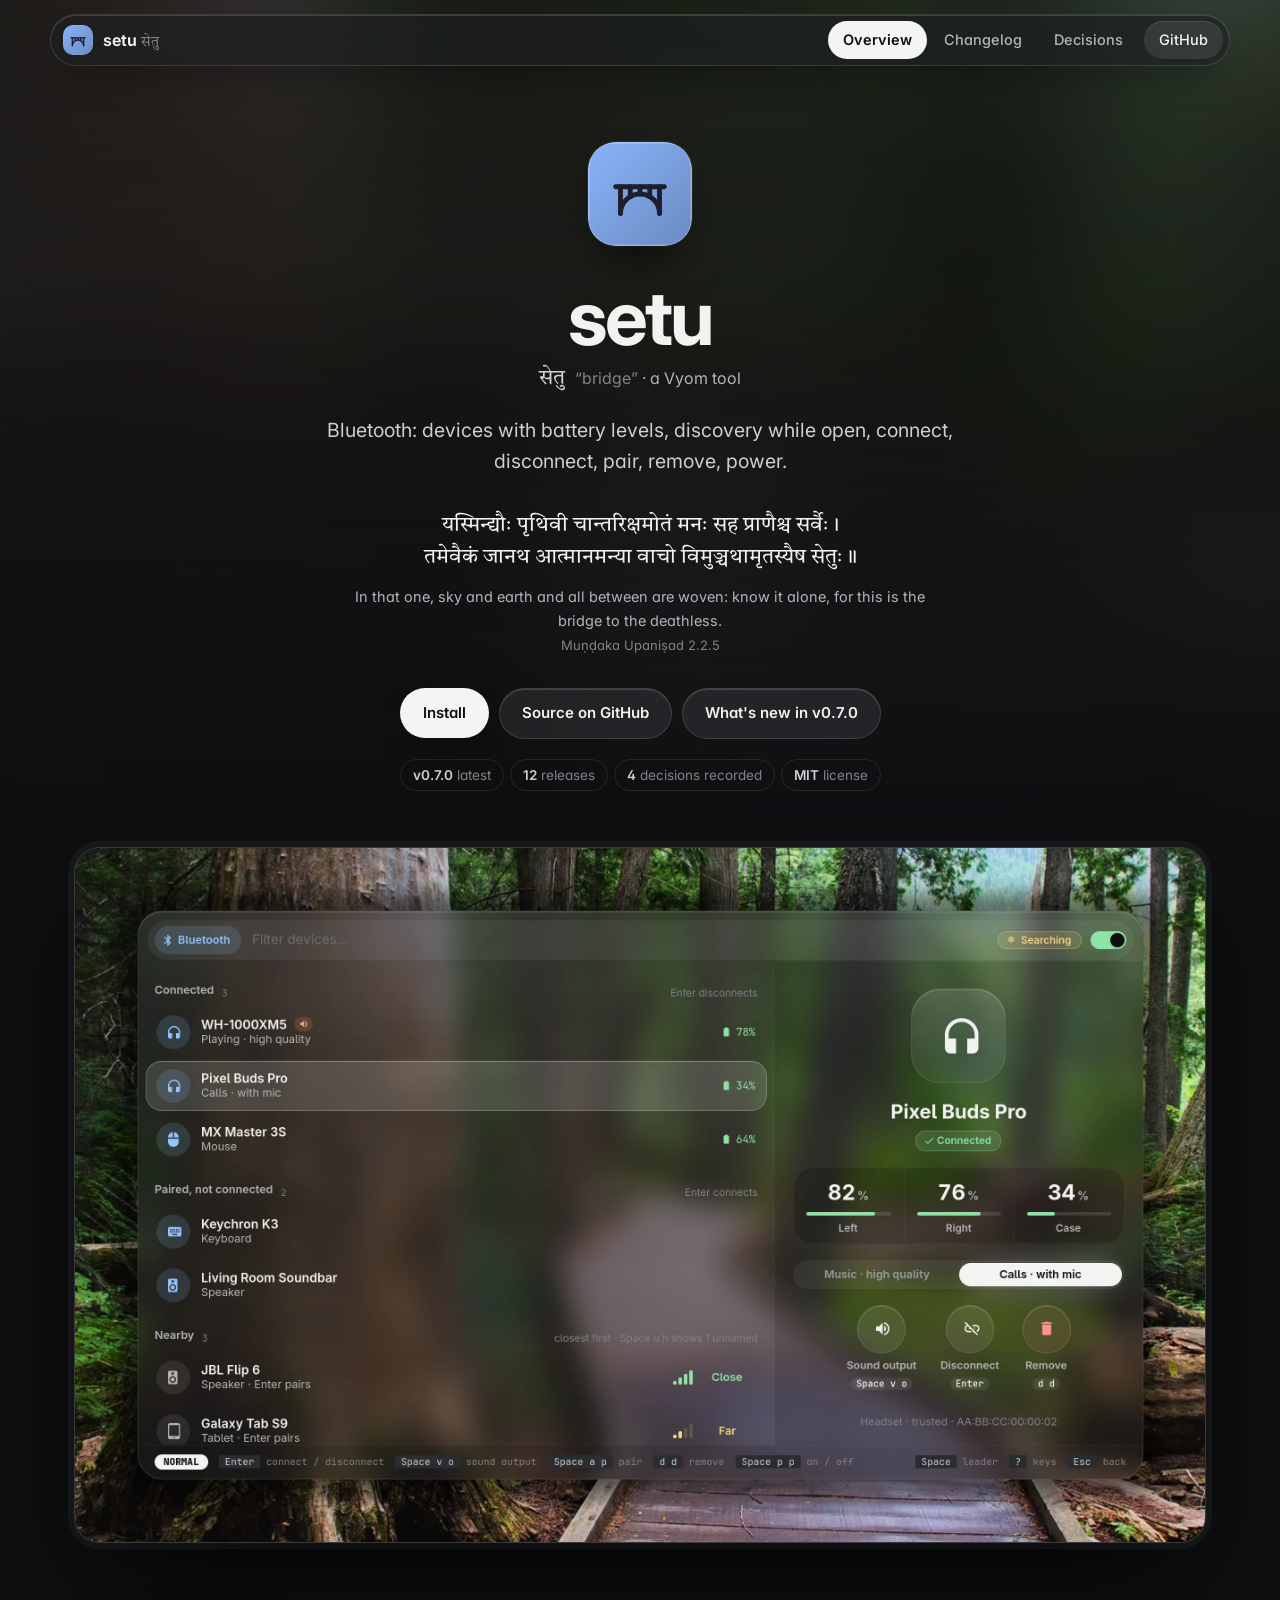
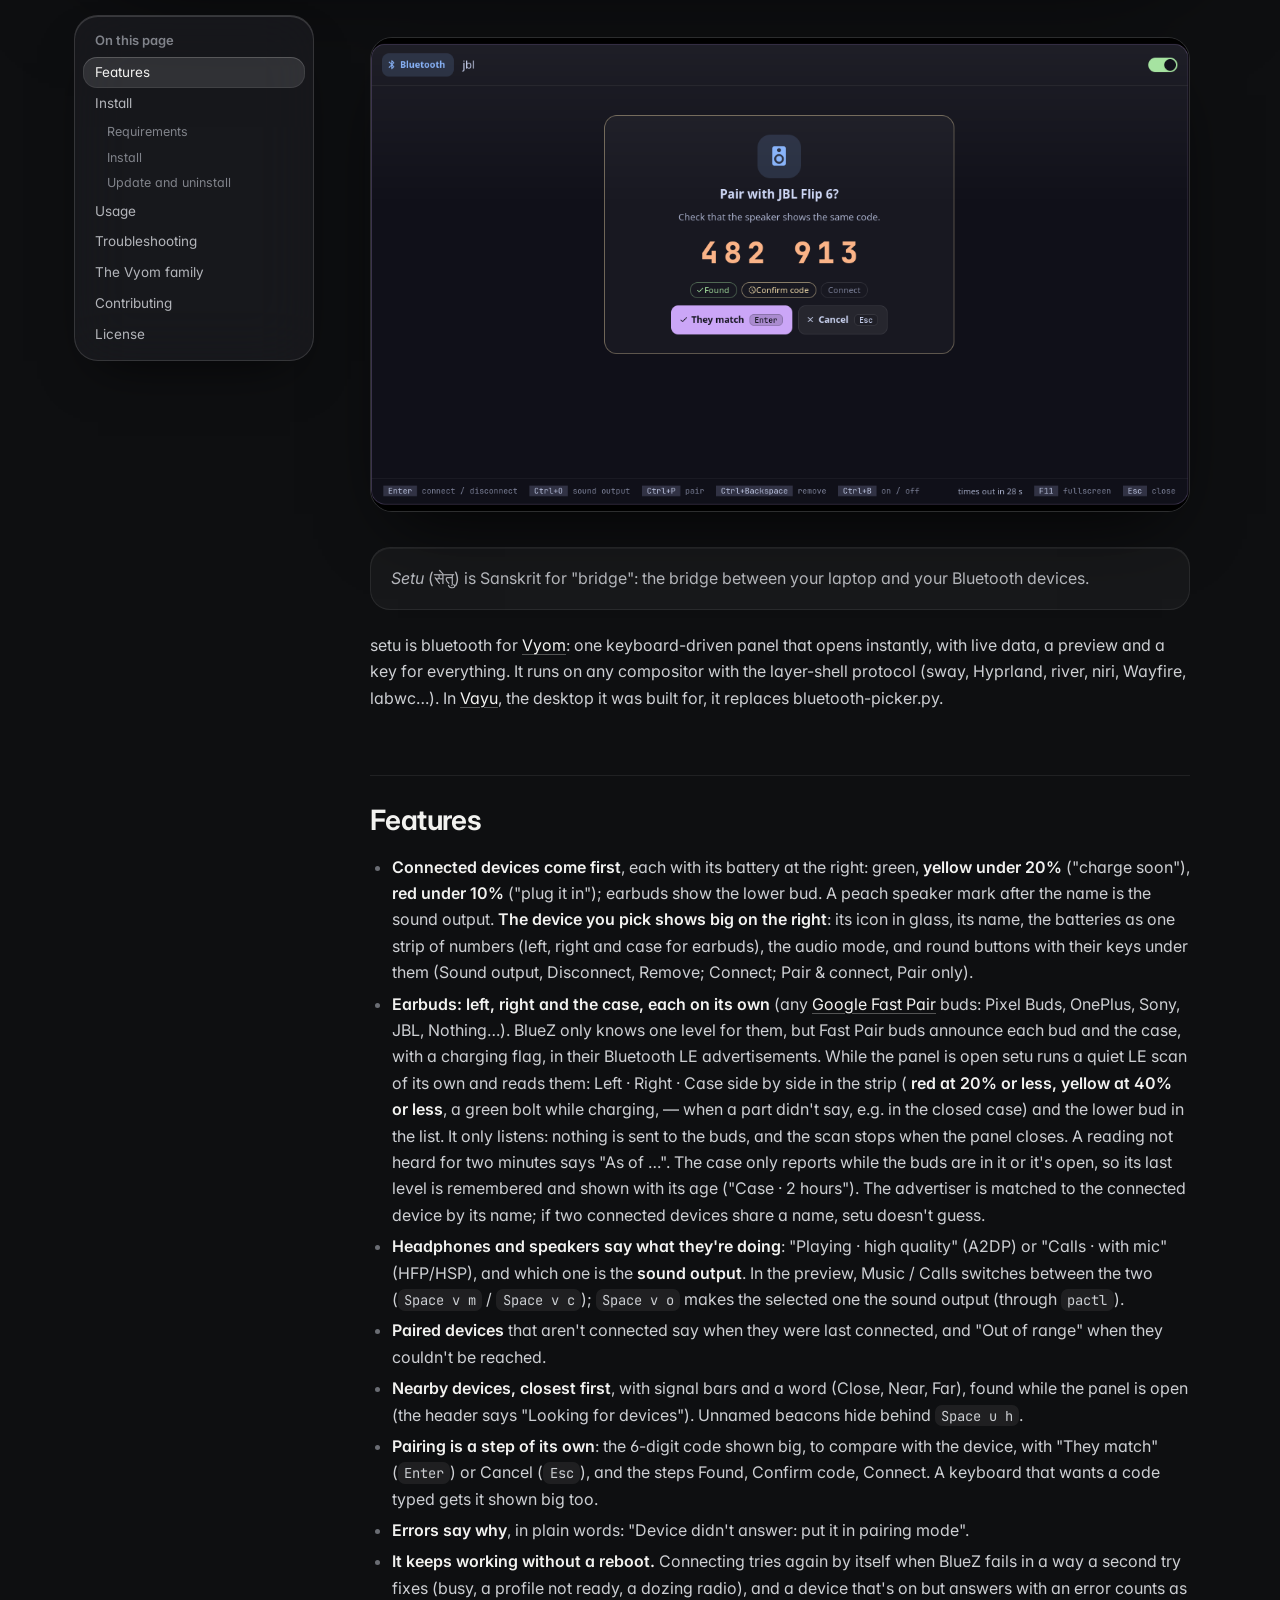
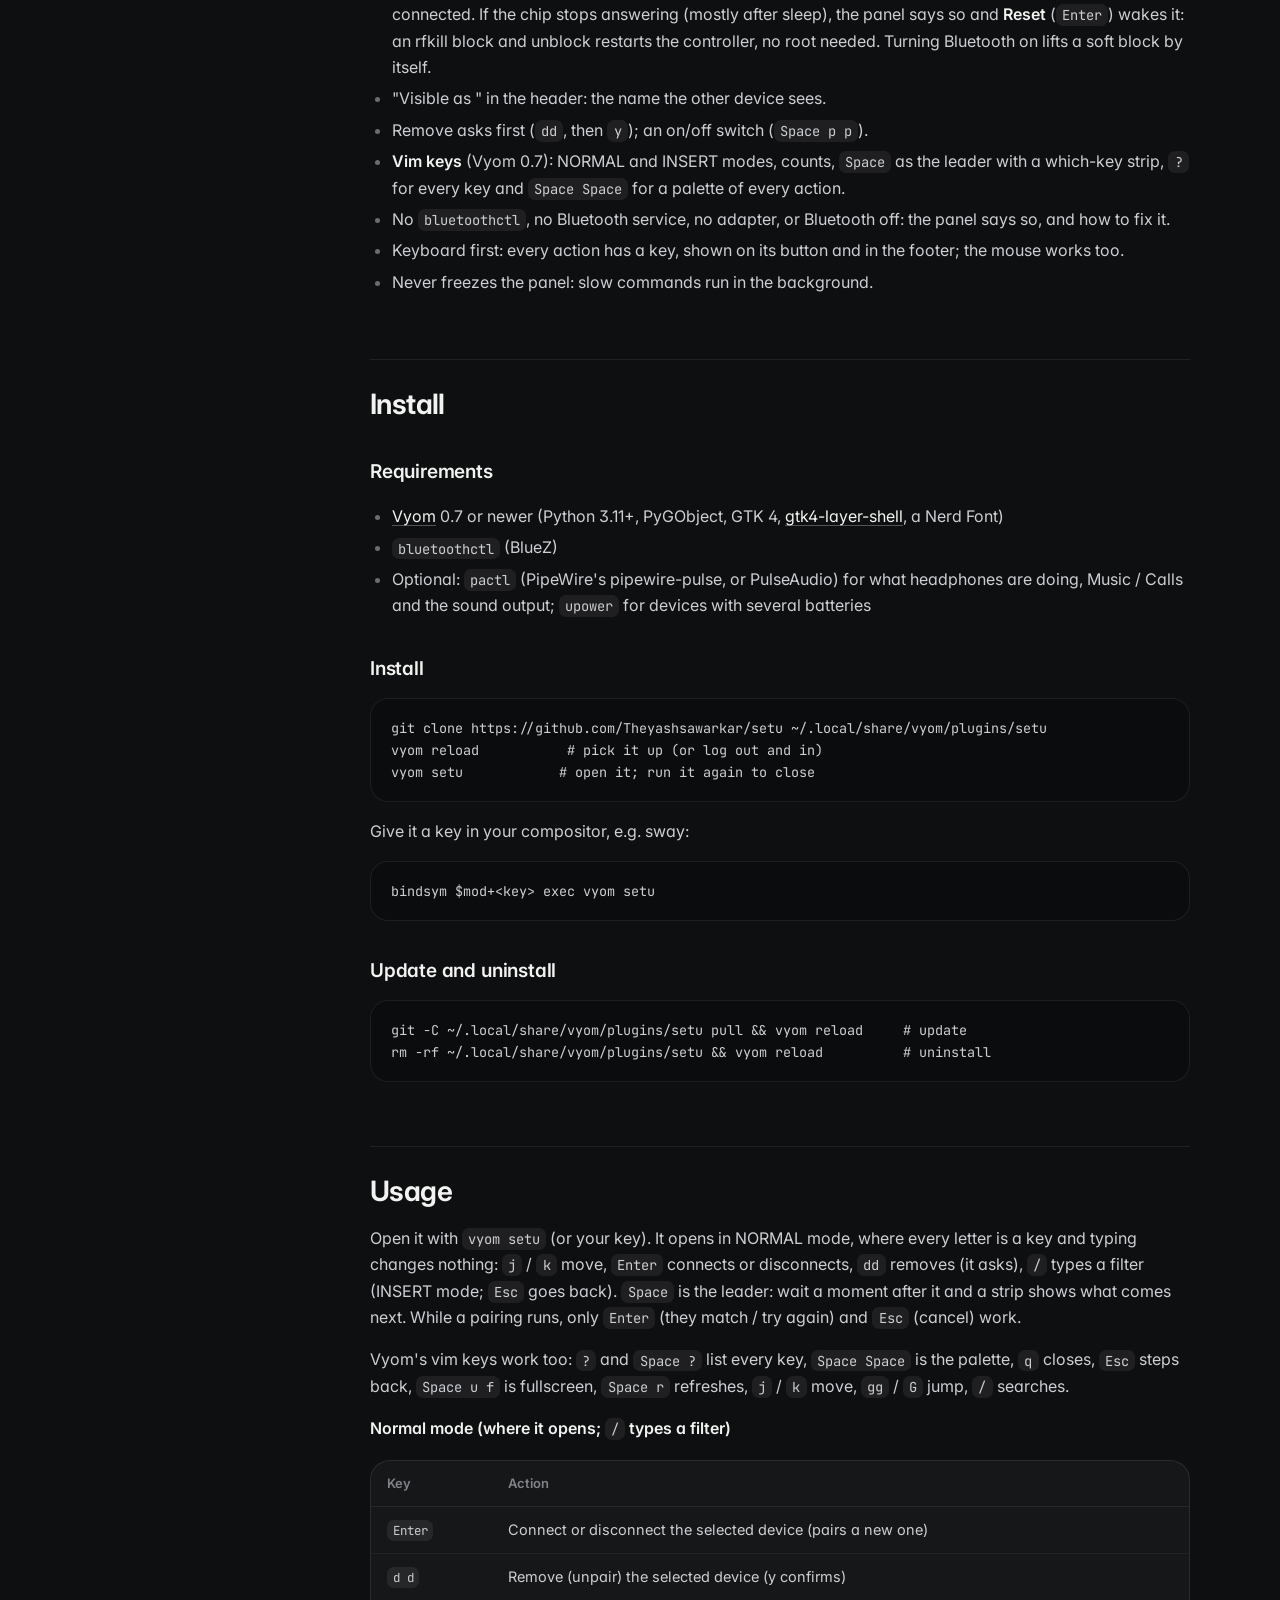
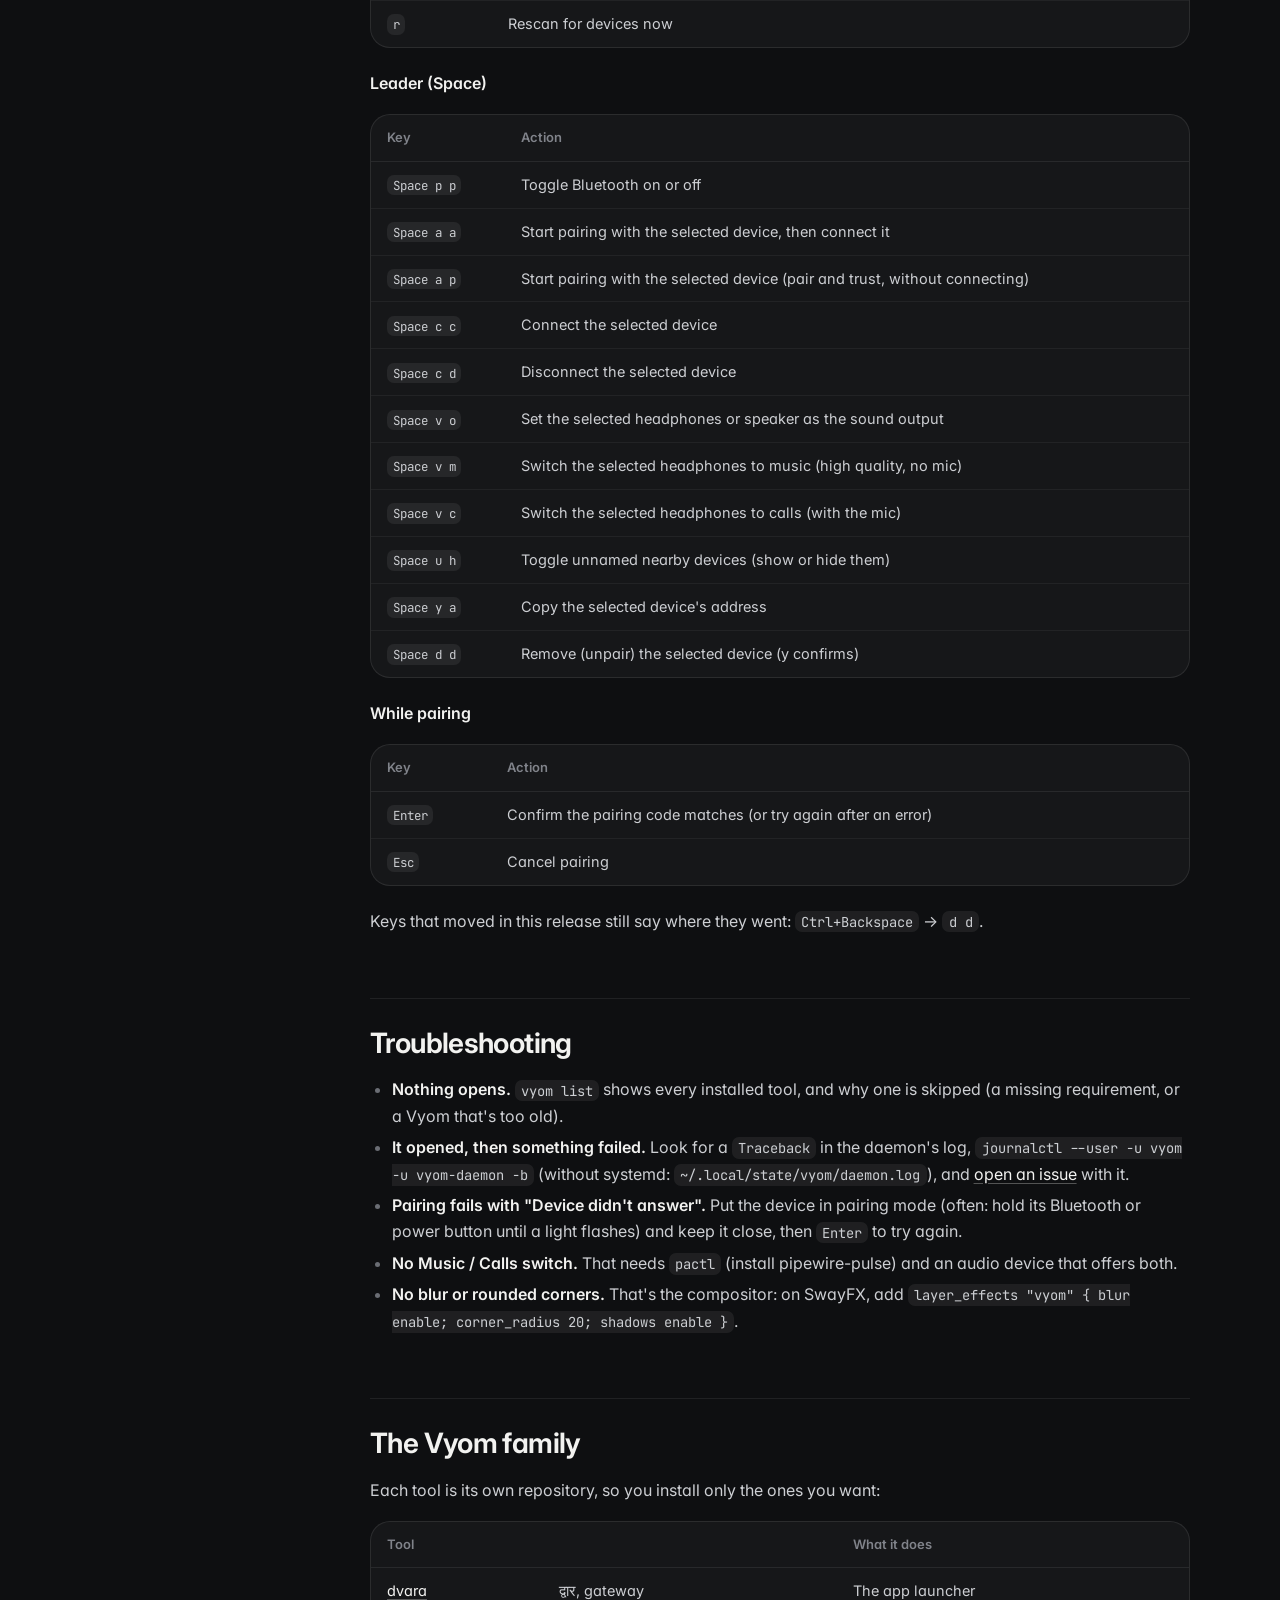
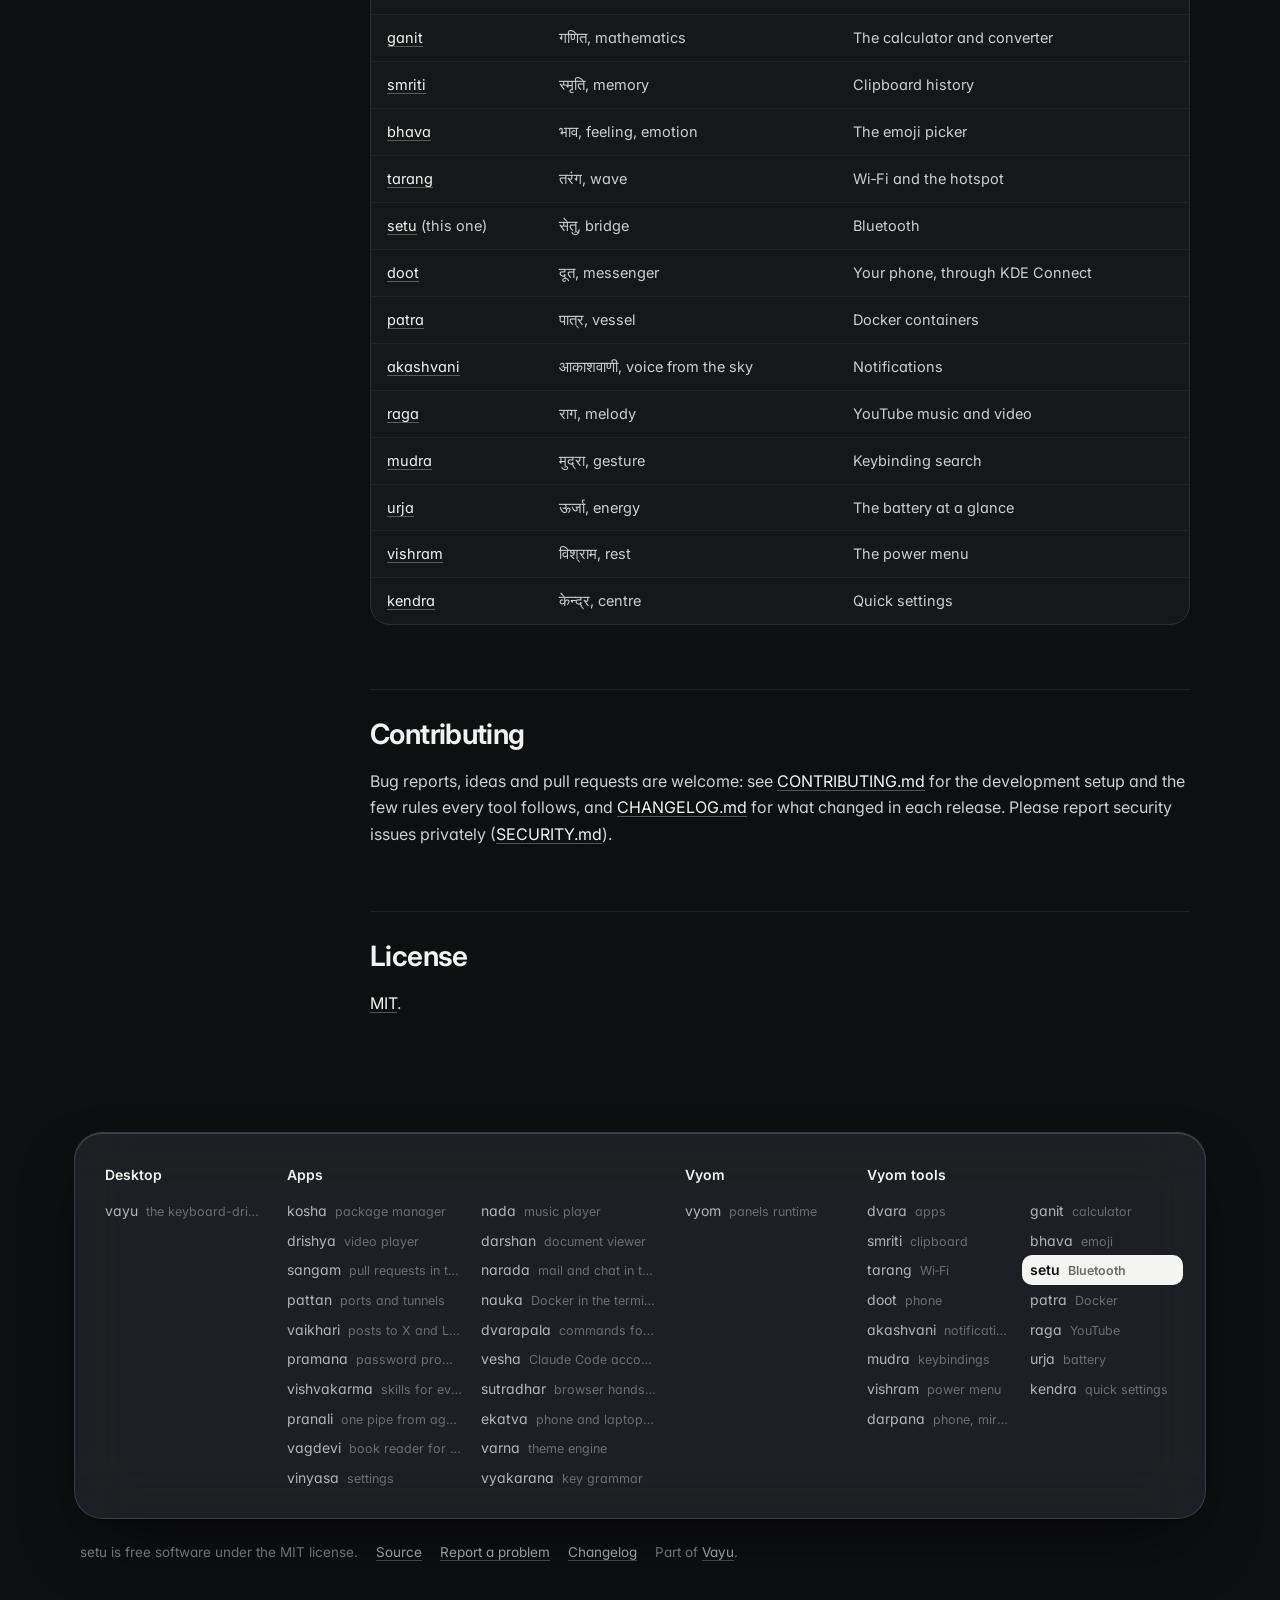
<file: docs/index.html>
<!doctype html>
<html lang="en">
<head>
<meta charset="utf-8">
<meta name="viewport" content="width=device-width, initial-scale=1">
<title>setu · Bluetooth: devices with battery levels, discovery while open, connect, disconnect, pair, remove, power.</title>
<meta name="description" content="Bluetooth: devices with battery levels, discovery while open, connect, disconnect, pair, remove, power.">
<meta property="og:title" content="setu · Bluetooth: devices with battery levels, discovery while open, connect, disconnect, pair, remove, power.">
<meta property="og:description" content="Bluetooth: devices with battery levels, discovery while open, connect, disconnect, pair, remove, power.">
<meta name="theme-color" content="#0e0f11">
<link rel="icon" href="assets/logo.svg" type="image/svg+xml">
<link rel="preconnect" href="https://fonts.googleapis.com">
<link rel="preconnect" href="https://fonts.gstatic.com" crossorigin>
<link href="https://fonts.googleapis.com/css2?family=Inter:wght@400;500;600;700&family=JetBrains+Mono:wght@400;500;600&family=Tiro+Devanagari+Sanskrit&display=swap" rel="stylesheet">
<link rel="stylesheet" href="assets/site.css">
<style>:root{--tool:#93c4ff}.backdrop:before{background-image:url("assets/screenshots/setu.webp")}</style>
</head>
<body class="home">
<div class="backdrop" aria-hidden="true"></div>
<header class="top"><div class="in">
<a class="brand" href="index.html"><img src="assets/logo.svg" alt=""><span>setu <small>सेतु</small></span></a>
<nav><a href="index.html" class="on">Overview</a><a href="changelog.html" class="">Changelog</a><a href="adr/index.html" class=" hide">Decisions</a><a class="gh" href="https://github.com/Theyashsawarkar/setu">GitHub</a></nav></div></header>
<header class="hero">
<img class="logo" src="assets/logo.svg" alt="setu logo" width="104" height="104">
<h1>setu</h1>
<div class="sa"><b lang="sa">सेतु</b> <i>“bridge”</i> · a Vyom tool</div>
<p class="lead">Bluetooth: devices with battery levels, discovery while open, connect, disconnect, pair, remove, power.</p>
<figure class="shloka"><p lang="sa">यस्मिन्द्यौः पृथिवी चान्तरिक्षमोतं मनः सह प्राणैश्च सर्वैः ।<br>तमेवैकं जानथ आत्मानमन्या वाचो विमुञ्चथामृतस्यैष सेतुः ॥</p><figcaption>In that one, sky and earth and all between are woven: know it alone, for this is the bridge to the deathless. <cite>Muṇḍaka Upaniṣad 2.2.5</cite></figcaption></figure>
<div class="cta"><a class="btn primary" href="#install">Install</a><a class="btn" href="https://github.com/Theyashsawarkar/setu">Source on GitHub</a><a class="btn" href="changelog.html">What's new in v0.7.0</a></div>
<div class="meta"><span><b>v0.7.0</b> latest</span><span><b>12</b> releases</span><span><b>4</b> decisions recorded</span><span><b>MIT</b> license</span></div>
</header>
<figure class="shot"><img src="assets/screenshots/setu.webp" alt="setu: connected headphones at 78% (the sound output), earbuds and a mouse with their batteries, paired and nearby devices; the picked earbuds shown big: left 82%, right 76%, case 34%, the audio mode, and round Sound output, Disconnect and Remove buttons" fetchpriority="high"></figure>
<div class="wrap"><aside class="toc"><b>On this page</b><a class="l2" href="#features">Features</a><a class="l2" href="#install">Install</a><a class="l3" href="#requirements">Requirements</a><a class="l3" href="#install">Install</a><a class="l3" href="#update-and-uninstall">Update and uninstall</a><a class="l2" href="#usage">Usage</a><a class="l2" href="#troubleshooting">Troubleshooting</a><a class="l2" href="#the-vyom-family">The Vyom family</a><a class="l2" href="#contributing">Contributing</a><a class="l2" href="#license">License</a></aside><article>
<p align="center">
  <img alt="setu pairing a speaker: the 6-digit code shown big to compare, the steps Found, Confirm code, Connect, and They match (Enter) or Cancel (Esc)" src="assets/screenshots/setu-pairing.png" width="100%">
</p>
<blockquote><p><em>Setu</em> (सेतु) is Sanskrit for "bridge": the bridge between your laptop and your Bluetooth devices.</p></blockquote>
<p>setu is bluetooth for <a href="https://github.com/Theyashsawarkar/vyom">Vyom</a>: one keyboard-driven panel that opens instantly, with live data, a preview and a key for everything. It runs on any compositor with the layer-shell protocol (sway, Hyprland, river, niri, Wayfire, labwc…). In <a href="https://github.com/Theyashsawarkar/vayu">Vayu</a>, the desktop it was built for, it replaces bluetooth-picker.py.</p>
<h2 id="features"><a class="anchor" href="#features">#</a>Features</h2>
<ul><li><strong>Connected devices come first</strong>, each with its battery at the right: green, <strong>yellow under 20%</strong> ("charge soon"), <strong>red under 10%</strong> ("plug it in"); earbuds show the lower bud. A peach speaker mark after the name is the sound output. <strong>The device you pick shows big on the right</strong>: its icon in glass, its name, the batteries as one strip of numbers (left, right and case for earbuds), the audio mode, and round buttons with their keys under them (Sound output, Disconnect, Remove; Connect; Pair & connect, Pair only).</li><li><strong>Earbuds: left, right and the case, each on its own</strong> (any <a href="https://developers.google.com/nearby/fast-pair">Google Fast Pair</a> buds: Pixel Buds, OnePlus, Sony, JBL, Nothing…). BlueZ only knows one level for them, but Fast Pair buds announce each bud and the case, with a charging flag, in their Bluetooth LE advertisements. While the panel is open setu runs a quiet LE scan of its own and reads them: Left · Right · Case side by side in the strip ( <strong>red at 20% or less, yellow at 40% or less</strong>, a green bolt while charging, — when a part didn't say, e.g. in the closed case) and the lower bud in the list. It only listens: nothing is sent to the buds, and the scan stops when the panel closes. A reading not heard for two minutes says "As of …". The case only reports while the buds are in it or it's open, so its last level is remembered and shown with its age ("Case · 2 hours"). The advertiser is matched to the connected device by its name; if two connected devices share a name, setu doesn't guess.</li><li><strong>Headphones and speakers say what they're doing</strong>: "Playing · high quality" (A2DP) or "Calls · with mic" (HFP/HSP), and which one is the <strong>sound output</strong>. In the preview, Music / Calls switches between the two (<code>Space v m</code> / <code>Space v c</code>); <code>Space v o</code> makes the selected one the sound output (through <code>pactl</code>).</li><li><strong>Paired devices</strong> that aren't connected say when they were last connected, and "Out of range" when they couldn't be reached.</li><li><strong>Nearby devices, closest first</strong>, with signal bars and a word (Close, Near, Far), found while the panel is open (the header says "Looking for devices"). Unnamed beacons hide behind <code>Space u h</code>.</li><li><strong>Pairing is a step of its own</strong>: the 6-digit code shown big, to compare with the device, with "They match" (<code>Enter</code>) or Cancel (<code>Esc</code>), and the steps Found, Confirm code, Connect. A keyboard that wants a code typed gets it shown big too.</li><li><strong>Errors say why</strong>, in plain words: "Device didn't answer: put it in pairing mode".</li><li><strong>It keeps working without a reboot.</strong> Connecting tries again by itself when BlueZ fails in a way a second try fixes (busy, a profile not ready, a dozing radio), and a device that's on but answers with an error counts as connected. If the chip stops answering (mostly after sleep), the panel says so and <strong>Reset</strong> (<code>Enter</code>) wakes it: an rfkill block and unblock restarts the controller, no root needed. Turning Bluetooth on lifts a soft block by itself.</li><li>"Visible as <name>" in the header: the name the other device sees.</li><li>Remove asks first (<code>dd</code>, then <code>y</code>); an on/off switch (<code>Space p p</code>).</li><li><strong>Vim keys</strong> (Vyom 0.7): NORMAL and INSERT modes, counts, <code>Space</code> as the leader with a which-key strip, <code>?</code> for every key and <code>Space Space</code> for a palette of every action.</li><li>No <code>bluetoothctl</code>, no Bluetooth service, no adapter, or Bluetooth off: the panel says so, and how to fix it.</li><li>Keyboard first: every action has a key, shown on its button and in the footer; the mouse works too.</li><li>Never freezes the panel: slow commands run in the background.</li></ul>
<h2 id="install"><a class="anchor" href="#install">#</a>Install</h2>
<h3 id="requirements"><a class="anchor" href="#requirements">#</a>Requirements</h3>
<ul><li><a href="https://github.com/Theyashsawarkar/vyom">Vyom</a> 0.7 or newer (Python 3.11+, PyGObject, GTK 4, <a href="https://github.com/wmww/gtk4-layer-shell">gtk4-layer-shell</a>, a Nerd Font)</li><li><code>bluetoothctl</code> (BlueZ)</li><li>Optional: <code>pactl</code> (PipeWire's pipewire-pulse, or PulseAudio) for what headphones are doing, Music / Calls and the sound output; <code>upower</code> for devices with several batteries</li></ul>
<h3 id="install"><a class="anchor" href="#install">#</a>Install</h3>
<pre class="code" data-lang="sh"><code>git clone https://github.com/Theyashsawarkar/setu ~/.local/share/vyom/plugins/setu
vyom reload           # pick it up (or log out and in)
vyom setu            # open it; run it again to close</code></pre>
<p>Give it a key in your compositor, e.g. sway:</p>
<pre class="code" data-lang="sh"><code>bindsym $mod+&lt;key&gt; exec vyom setu</code></pre>
<h3 id="update-and-uninstall"><a class="anchor" href="#update-and-uninstall">#</a>Update and uninstall</h3>
<pre class="code" data-lang="sh"><code>git -C ~/.local/share/vyom/plugins/setu pull &amp;&amp; vyom reload     # update
rm -rf ~/.local/share/vyom/plugins/setu &amp;&amp; vyom reload          # uninstall</code></pre>
<h2 id="usage"><a class="anchor" href="#usage">#</a>Usage</h2>
<p>Open it with <code>vyom setu</code> (or your key). It opens in NORMAL mode, where every letter is a key and typing changes nothing: <code>j</code> / <code>k</code> move, <code>Enter</code> connects or disconnects, <code>dd</code> removes (it asks), <code>/</code> types a filter (INSERT mode; <code>Esc</code> goes back). <code>Space</code> is the leader: wait a moment after it and a strip shows what comes next. While a pairing runs, only <code>Enter</code> (they match / try again) and <code>Esc</code> (cancel) work.</p>
<!-- KEYS (generated by scripts/keybinds.py from setu/vim.py) -->
<p>Vyom's vim keys work too: <code>?</code> and <code>Space ?</code> list every key, <code>Space Space</code> is the palette, <code>q</code> closes, <code>Esc</code> steps back, <code>Space u f</code> is fullscreen, <code>Space r</code> refreshes, <code>j</code> / <code>k</code> move, <code>gg</code> / <code>G</code> jump, <code>/</code> searches.</p>
<p><strong>Normal mode (where it opens; <code>/</code> types a filter)</strong></p>
<div class="table"><table><thead><tr><th>Key</th><th>Action</th></tr></thead><tbody><tr><td><code>Enter</code></td><td>Connect or disconnect the selected device (pairs a new one)</td></tr><tr><td><code>d d</code></td><td>Remove (unpair) the selected device (y confirms)</td></tr><tr><td><code>r</code></td><td>Rescan for devices now</td></tr></tbody></table></div>
<p><strong>Leader (Space)</strong></p>
<div class="table"><table><thead><tr><th>Key</th><th>Action</th></tr></thead><tbody><tr><td><code>Space p p</code></td><td>Toggle Bluetooth on or off</td></tr><tr><td><code>Space a a</code></td><td>Start pairing with the selected device, then connect it</td></tr><tr><td><code>Space a p</code></td><td>Start pairing with the selected device (pair and trust, without connecting)</td></tr><tr><td><code>Space c c</code></td><td>Connect the selected device</td></tr><tr><td><code>Space c d</code></td><td>Disconnect the selected device</td></tr><tr><td><code>Space v o</code></td><td>Set the selected headphones or speaker as the sound output</td></tr><tr><td><code>Space v m</code></td><td>Switch the selected headphones to music (high quality, no mic)</td></tr><tr><td><code>Space v c</code></td><td>Switch the selected headphones to calls (with the mic)</td></tr><tr><td><code>Space u h</code></td><td>Toggle unnamed nearby devices (show or hide them)</td></tr><tr><td><code>Space y a</code></td><td>Copy the selected device's address</td></tr><tr><td><code>Space d d</code></td><td>Remove (unpair) the selected device (y confirms)</td></tr></tbody></table></div>
<p><strong>While pairing</strong></p>
<div class="table"><table><thead><tr><th>Key</th><th>Action</th></tr></thead><tbody><tr><td><code>Enter</code></td><td>Confirm the pairing code matches (or try again after an error)</td></tr><tr><td><code>Esc</code></td><td>Cancel pairing</td></tr></tbody></table></div>
<p>Keys that moved in this release still say where they went: <code>Ctrl+Backspace</code> → <code>d d</code>.</p>
<!-- END KEYS -->
<h2 id="troubleshooting"><a class="anchor" href="#troubleshooting">#</a>Troubleshooting</h2>
<ul><li><strong>Nothing opens.</strong> <code>vyom list</code> shows every installed tool, and why one is skipped (a missing requirement, or a Vyom that's too old).</li><li><strong>It opened, then something failed.</strong> Look for a <code>Traceback</code> in the daemon's log, <code>journalctl --user -u vyom -u vyom-daemon -b</code> (without systemd: <code>~/.local/state/vyom/daemon.log</code>), and <a href="https://github.com/Theyashsawarkar/setu/issues/new/choose">open an issue</a> with it.</li><li><strong>Pairing fails with "Device didn't answer".</strong> Put the device in pairing mode (often: hold its Bluetooth or power button until a light flashes) and keep it close, then <code>Enter</code> to try again.</li><li><strong>No Music / Calls switch.</strong> That needs <code>pactl</code> (install pipewire-pulse) and an audio device that offers both.</li><li><strong>No blur or rounded corners.</strong> That's the compositor: on SwayFX, add <code>layer_effects &quot;vyom&quot; { blur enable; corner_radius 20; shadows enable }</code>.</li></ul>
<h2 id="the-vyom-family"><a class="anchor" href="#the-vyom-family">#</a>The Vyom family</h2>
<p>Each tool is its own repository, so you install only the ones you want:</p>
<div class="table"><table><thead><tr><th>Tool</th><th></th><th>What it does</th></tr></thead><tbody><tr><td><a href="https://github.com/Theyashsawarkar/dvara">dvara</a></td><td>द्वार, gateway</td><td>The app launcher</td></tr><tr><td><a href="https://github.com/Theyashsawarkar/ganit">ganit</a></td><td>गणित, mathematics</td><td>The calculator and converter</td></tr><tr><td><a href="https://github.com/Theyashsawarkar/smriti">smriti</a></td><td>स्मृति, memory</td><td>Clipboard history</td></tr><tr><td><a href="https://github.com/Theyashsawarkar/bhava">bhava</a></td><td>भाव, feeling, emotion</td><td>The emoji picker</td></tr><tr><td><a href="https://github.com/Theyashsawarkar/tarang">tarang</a></td><td>तरंग, wave</td><td>Wi‑Fi and the hotspot</td></tr><tr><td><a href="https://github.com/Theyashsawarkar/setu">setu</a> (this one)</td><td>सेतु, bridge</td><td>Bluetooth</td></tr><tr><td><a href="https://github.com/Theyashsawarkar/doot">doot</a></td><td>दूत, messenger</td><td>Your phone, through KDE Connect</td></tr><tr><td><a href="https://github.com/Theyashsawarkar/patra">patra</a></td><td>पात्र, vessel</td><td>Docker containers</td></tr><tr><td><a href="https://github.com/Theyashsawarkar/akashvani">akashvani</a></td><td>आकाशवाणी, voice from the sky</td><td>Notifications</td></tr><tr><td><a href="https://github.com/Theyashsawarkar/raga">raga</a></td><td>राग, melody</td><td>YouTube music and video</td></tr><tr><td><a href="https://github.com/Theyashsawarkar/mudra">mudra</a></td><td>मुद्रा, gesture</td><td>Keybinding search</td></tr><tr><td><a href="https://github.com/Theyashsawarkar/urja">urja</a></td><td>ऊर्जा, energy</td><td>The battery at a glance</td></tr><tr><td><a href="https://github.com/Theyashsawarkar/vishram">vishram</a></td><td>विश्राम, rest</td><td>The power menu</td></tr><tr><td><a href="https://github.com/Theyashsawarkar/kendra">kendra</a></td><td>केन्द्र, centre</td><td>Quick settings</td></tr></tbody></table></div>
<h2 id="contributing"><a class="anchor" href="#contributing">#</a>Contributing</h2>
<p>Bug reports, ideas and pull requests are welcome: see <a href="https://github.com/Theyashsawarkar/setu/blob/main/CONTRIBUTING.md">CONTRIBUTING.md</a> for the development setup and the few rules every tool follows, and <a href="changelog.html">CHANGELOG.md</a> for what changed in each release. Please report security issues privately (<a href="https://github.com/Theyashsawarkar/setu/blob/main/SECURITY.md">SECURITY.md</a>).</p>
<h2 id="license"><a class="anchor" href="#license">#</a>License</h2>
<p><a href="https://github.com/Theyashsawarkar/setu/blob/main/LICENSE">MIT</a>.</p>
</article></div>
<footer><div class="in glass"><div class=""><h4>Desktop</h4><div class="list"><a href="https://vayu.theyashsawarkar.dev/" class="">vayu <span>the keyboard-driven Wayland desktop</span></a></div></div><div class="g2"><h4>Apps</h4><div class="list"><a href="https://kosha.theyashsawarkar.dev/" class="">kosha <span>package manager</span></a><a href="https://nada.theyashsawarkar.dev/" class="">nada <span>music player</span></a><a href="https://drishya.theyashsawarkar.dev/" class="">drishya <span>video player</span></a><a href="https://darshan.theyashsawarkar.dev/" class="">darshan <span>document viewer</span></a><a href="https://sangam.theyashsawarkar.dev/" class="">sangam <span>pull requests in the terminal</span></a><a href="https://narada.theyashsawarkar.dev/" class="">narada <span>mail and chat in the terminal</span></a><a href="https://pattan.theyashsawarkar.dev/" class="">pattan <span>ports and tunnels</span></a><a href="https://nauka.theyashsawarkar.dev/" class="">nauka <span>Docker in the terminal</span></a><a href="https://vaikhari.theyashsawarkar.dev/" class="">vaikhari <span>posts to X and LinkedIn</span></a><a href="https://dvarapala.theyashsawarkar.dev/" class="">dvarapala <span>commands for AI agents, approved</span></a><a href="https://pramana.theyashsawarkar.dev/" class="">pramana <span>password prompts</span></a><a href="https://vesha.theyashsawarkar.dev/" class="">vesha <span>Claude Code accounts</span></a><a href="https://vishvakarma.theyashsawarkar.dev/" class="">vishvakarma <span>skills for every AI agent</span></a><a href="https://sutradhar.theyashsawarkar.dev/" class="">sutradhar <span>browser hands for AI agents</span></a><a href="https://pranali.theyashsawarkar.dev/" class="">pranali <span>one pipe from agents to tools</span></a><a href="https://ekatva.theyashsawarkar.dev/" class="">ekatva <span>phone and laptop, linked</span></a><a href="https://vagdevi.theyashsawarkar.dev/" class="">vagdevi <span>book reader for Android</span></a><a href="https://varna.theyashsawarkar.dev/" class="">varna <span>theme engine</span></a><a href="https://vinyasa.theyashsawarkar.dev/" class="">vinyasa <span>settings</span></a><a href="https://vyakarana.theyashsawarkar.dev/" class="">vyakarana <span>key grammar</span></a></div></div><div class=""><h4>Vyom</h4><div class="list"><a href="https://vyom.theyashsawarkar.dev/" class="">vyom <span>panels runtime</span></a></div></div><div class="g2"><h4>Vyom tools</h4><div class="list"><a href="https://dvara.theyashsawarkar.dev/" class="">dvara <span>apps</span></a><a href="https://ganit.theyashsawarkar.dev/" class="">ganit <span>calculator</span></a><a href="https://smriti.theyashsawarkar.dev/" class="">smriti <span>clipboard</span></a><a href="https://bhava.theyashsawarkar.dev/" class="">bhava <span>emoji</span></a><a href="https://tarang.theyashsawarkar.dev/" class="">tarang <span>Wi‑Fi</span></a><a href="https://setu.theyashsawarkar.dev/" class="me" aria-current="page">setu <span>Bluetooth</span></a><a href="https://doot.theyashsawarkar.dev/" class="">doot <span>phone</span></a><a href="https://patra.theyashsawarkar.dev/" class="">patra <span>Docker</span></a><a href="https://akashvani.theyashsawarkar.dev/" class="">akashvani <span>notifications</span></a><a href="https://raga.theyashsawarkar.dev/" class="">raga <span>YouTube</span></a><a href="https://mudra.theyashsawarkar.dev/" class="">mudra <span>keybindings</span></a><a href="https://urja.theyashsawarkar.dev/" class="">urja <span>battery</span></a><a href="https://vishram.theyashsawarkar.dev/" class="">vishram <span>power menu</span></a><a href="https://kendra.theyashsawarkar.dev/" class="">kendra <span>quick settings</span></a><a href="https://darpana.theyashsawarkar.dev/" class="">darpana <span>phone, mirrored</span></a></div></div></div>
<div class="bottom"><span>setu is free software under the MIT license.</span><a href="https://github.com/Theyashsawarkar/setu">Source</a><a href="https://github.com/Theyashsawarkar/setu/issues">Report a problem</a><a href="changelog.html">Changelog</a><span>Part of <a href="https://vayu.theyashsawarkar.dev/">Vayu</a>.</span></div></footer>
<script>
document.querySelectorAll('pre.code').forEach(p=>{const b=document.createElement('button');b.className='copy';b.type='button';b.textContent='Copy';
b.onclick=()=>{navigator.clipboard.writeText(p.querySelector('code').innerText).then(()=>{b.textContent='Copied';b.classList.add('done');setTimeout(()=>{b.textContent='Copy';b.classList.remove('done')},1400)})};p.appendChild(b)});
const links=[...document.querySelectorAll('.toc a')];if(links.length){const hs=links.map(a=>document.getElementById(a.hash.slice(1))).filter(Boolean);
const on=()=>{let cur=hs[0];for(const h of hs){if(h.getBoundingClientRect().top<120)cur=h}links.forEach(a=>a.classList.toggle('on',cur&&a.hash==='#'+cur.id))};
addEventListener('scroll',on,{passive:true});on()}
</script>
</body>
</html>
</file>
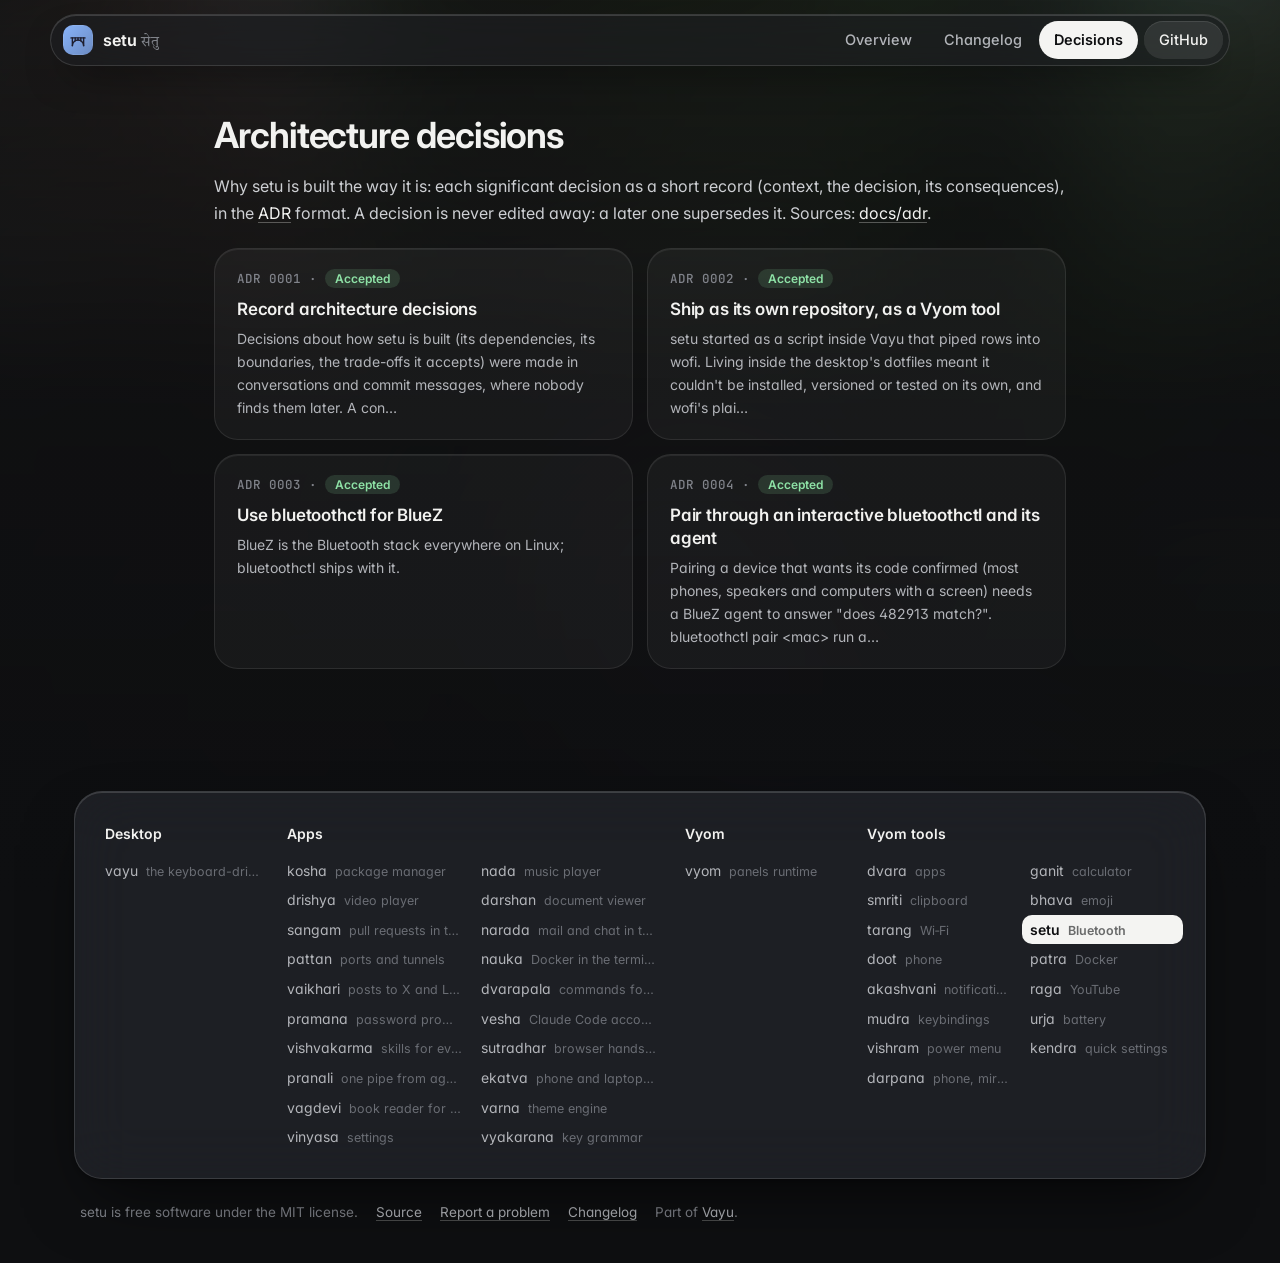
<file: docs/adr/index.html>
<!doctype html>
<html lang="en">
<head>
<meta charset="utf-8">
<meta name="viewport" content="width=device-width, initial-scale=1">
<title>Decisions · setu</title>
<meta name="description" content="Bluetooth: devices with battery levels, discovery while open, connect, disconnect, pair, remove, power.">
<meta property="og:title" content="Decisions · setu">
<meta property="og:description" content="Bluetooth: devices with battery levels, discovery while open, connect, disconnect, pair, remove, power.">
<meta name="theme-color" content="#0e0f11">
<link rel="icon" href="../assets/logo.svg" type="image/svg+xml">
<link rel="preconnect" href="https://fonts.googleapis.com">
<link rel="preconnect" href="https://fonts.gstatic.com" crossorigin>
<link href="https://fonts.googleapis.com/css2?family=Inter:wght@400;500;600;700&family=JetBrains+Mono:wght@400;500;600&family=Tiro+Devanagari+Sanskrit&display=swap" rel="stylesheet">
<link rel="stylesheet" href="../assets/site.css">
<style>:root{--tool:#93c4ff}.backdrop:before{background-image:url("../assets/screenshots/setu.webp")}</style>
</head>
<body class="sub">
<div class="backdrop" aria-hidden="true"></div>
<header class="top"><div class="in">
<a class="brand" href="../index.html"><img src="../assets/logo.svg" alt=""><span>setu <small>सेतु</small></span></a>
<nav><a href="../index.html" class="">Overview</a><a href="../changelog.html" class="">Changelog</a><a href="../adr/index.html" class="on hide">Decisions</a><a class="gh" href="https://github.com/Theyashsawarkar/setu">GitHub</a></nav></div></header>

<div class="wrap solo"><article>
<h2>Architecture decisions</h2><p>Why setu is built the way it is: each significant decision as a short record (context, the decision, its consequences), in the <a href="https://cognitect.com/blog/2011/11/15/documenting-architecture-decisions">ADR</a> format. A decision is never edited away: a later one supersedes it. Sources: <a href="https://github.com/Theyashsawarkar/setu/tree/main/docs/adr">docs/adr</a>.</p><div class="cards"><a class="card" href="0001-record-architecture-decisions.html"><div class="n">ADR 0001 · <span class="status accepted">Accepted</span></div><h3>Record architecture decisions</h3><p>Decisions about how setu is built (its dependencies, its boundaries, the trade-offs it accepts) were made in conversations and commit messages, where nobody finds them later. A con…</p></a><a class="card" href="0002-own-repository-as-a-vyom-tool.html"><div class="n">ADR 0002 · <span class="status accepted">Accepted</span></div><h3>Ship as its own repository, as a Vyom tool</h3><p>setu started as a script inside Vayu that piped rows into wofi. Living inside the desktop&#x27;s dotfiles meant it couldn&#x27;t be installed, versioned or tested on its own, and wofi&#x27;s plai…</p></a><a class="card" href="0003-bluetoothctl.html"><div class="n">ADR 0003 · <span class="status accepted">Accepted</span></div><h3>Use bluetoothctl for BlueZ</h3><p>BlueZ is the Bluetooth stack everywhere on Linux; bluetoothctl ships with it.</p></a><a class="card" href="0004-pairing-through-an-interactive-bluetoothctl.html"><div class="n">ADR 0004 · <span class="status accepted">Accepted</span></div><h3>Pair through an interactive bluetoothctl and its agent</h3><p>Pairing a device that wants its code confirmed (most phones, speakers and computers with a screen) needs a BlueZ agent to answer &quot;does 482913 match?&quot;. bluetoothctl pair &lt;mac&gt; run a…</p></a></div>
</article></div>
<footer><div class="in glass"><div class=""><h4>Desktop</h4><div class="list"><a href="https://vayu.theyashsawarkar.dev/" class="">vayu <span>the keyboard-driven Wayland desktop</span></a></div></div><div class="g2"><h4>Apps</h4><div class="list"><a href="https://kosha.theyashsawarkar.dev/" class="">kosha <span>package manager</span></a><a href="https://nada.theyashsawarkar.dev/" class="">nada <span>music player</span></a><a href="https://drishya.theyashsawarkar.dev/" class="">drishya <span>video player</span></a><a href="https://darshan.theyashsawarkar.dev/" class="">darshan <span>document viewer</span></a><a href="https://sangam.theyashsawarkar.dev/" class="">sangam <span>pull requests in the terminal</span></a><a href="https://narada.theyashsawarkar.dev/" class="">narada <span>mail and chat in the terminal</span></a><a href="https://pattan.theyashsawarkar.dev/" class="">pattan <span>ports and tunnels</span></a><a href="https://nauka.theyashsawarkar.dev/" class="">nauka <span>Docker in the terminal</span></a><a href="https://vaikhari.theyashsawarkar.dev/" class="">vaikhari <span>posts to X and LinkedIn</span></a><a href="https://dvarapala.theyashsawarkar.dev/" class="">dvarapala <span>commands for AI agents, approved</span></a><a href="https://pramana.theyashsawarkar.dev/" class="">pramana <span>password prompts</span></a><a href="https://vesha.theyashsawarkar.dev/" class="">vesha <span>Claude Code accounts</span></a><a href="https://vishvakarma.theyashsawarkar.dev/" class="">vishvakarma <span>skills for every AI agent</span></a><a href="https://sutradhar.theyashsawarkar.dev/" class="">sutradhar <span>browser hands for AI agents</span></a><a href="https://pranali.theyashsawarkar.dev/" class="">pranali <span>one pipe from agents to tools</span></a><a href="https://ekatva.theyashsawarkar.dev/" class="">ekatva <span>phone and laptop, linked</span></a><a href="https://vagdevi.theyashsawarkar.dev/" class="">vagdevi <span>book reader for Android</span></a><a href="https://varna.theyashsawarkar.dev/" class="">varna <span>theme engine</span></a><a href="https://vinyasa.theyashsawarkar.dev/" class="">vinyasa <span>settings</span></a><a href="https://vyakarana.theyashsawarkar.dev/" class="">vyakarana <span>key grammar</span></a></div></div><div class=""><h4>Vyom</h4><div class="list"><a href="https://vyom.theyashsawarkar.dev/" class="">vyom <span>panels runtime</span></a></div></div><div class="g2"><h4>Vyom tools</h4><div class="list"><a href="https://dvara.theyashsawarkar.dev/" class="">dvara <span>apps</span></a><a href="https://ganit.theyashsawarkar.dev/" class="">ganit <span>calculator</span></a><a href="https://smriti.theyashsawarkar.dev/" class="">smriti <span>clipboard</span></a><a href="https://bhava.theyashsawarkar.dev/" class="">bhava <span>emoji</span></a><a href="https://tarang.theyashsawarkar.dev/" class="">tarang <span>Wi‑Fi</span></a><a href="https://setu.theyashsawarkar.dev/" class="me" aria-current="page">setu <span>Bluetooth</span></a><a href="https://doot.theyashsawarkar.dev/" class="">doot <span>phone</span></a><a href="https://patra.theyashsawarkar.dev/" class="">patra <span>Docker</span></a><a href="https://akashvani.theyashsawarkar.dev/" class="">akashvani <span>notifications</span></a><a href="https://raga.theyashsawarkar.dev/" class="">raga <span>YouTube</span></a><a href="https://mudra.theyashsawarkar.dev/" class="">mudra <span>keybindings</span></a><a href="https://urja.theyashsawarkar.dev/" class="">urja <span>battery</span></a><a href="https://vishram.theyashsawarkar.dev/" class="">vishram <span>power menu</span></a><a href="https://kendra.theyashsawarkar.dev/" class="">kendra <span>quick settings</span></a><a href="https://darpana.theyashsawarkar.dev/" class="">darpana <span>phone, mirrored</span></a></div></div></div>
<div class="bottom"><span>setu is free software under the MIT license.</span><a href="https://github.com/Theyashsawarkar/setu">Source</a><a href="https://github.com/Theyashsawarkar/setu/issues">Report a problem</a><a href="../changelog.html">Changelog</a><span>Part of <a href="https://vayu.theyashsawarkar.dev/">Vayu</a>.</span></div></footer>
<script>
document.querySelectorAll('pre.code').forEach(p=>{const b=document.createElement('button');b.className='copy';b.type='button';b.textContent='Copy';
b.onclick=()=>{navigator.clipboard.writeText(p.querySelector('code').innerText).then(()=>{b.textContent='Copied';b.classList.add('done');setTimeout(()=>{b.textContent='Copy';b.classList.remove('done')},1400)})};p.appendChild(b)});
const links=[...document.querySelectorAll('.toc a')];if(links.length){const hs=links.map(a=>document.getElementById(a.hash.slice(1))).filter(Boolean);
const on=()=>{let cur=hs[0];for(const h of hs){if(h.getBoundingClientRect().top<120)cur=h}links.forEach(a=>a.classList.toggle('on',cur&&a.hash==='#'+cur.id))};
addEventListener('scroll',on,{passive:true});on()}
</script>
</body>
</html>
</file>
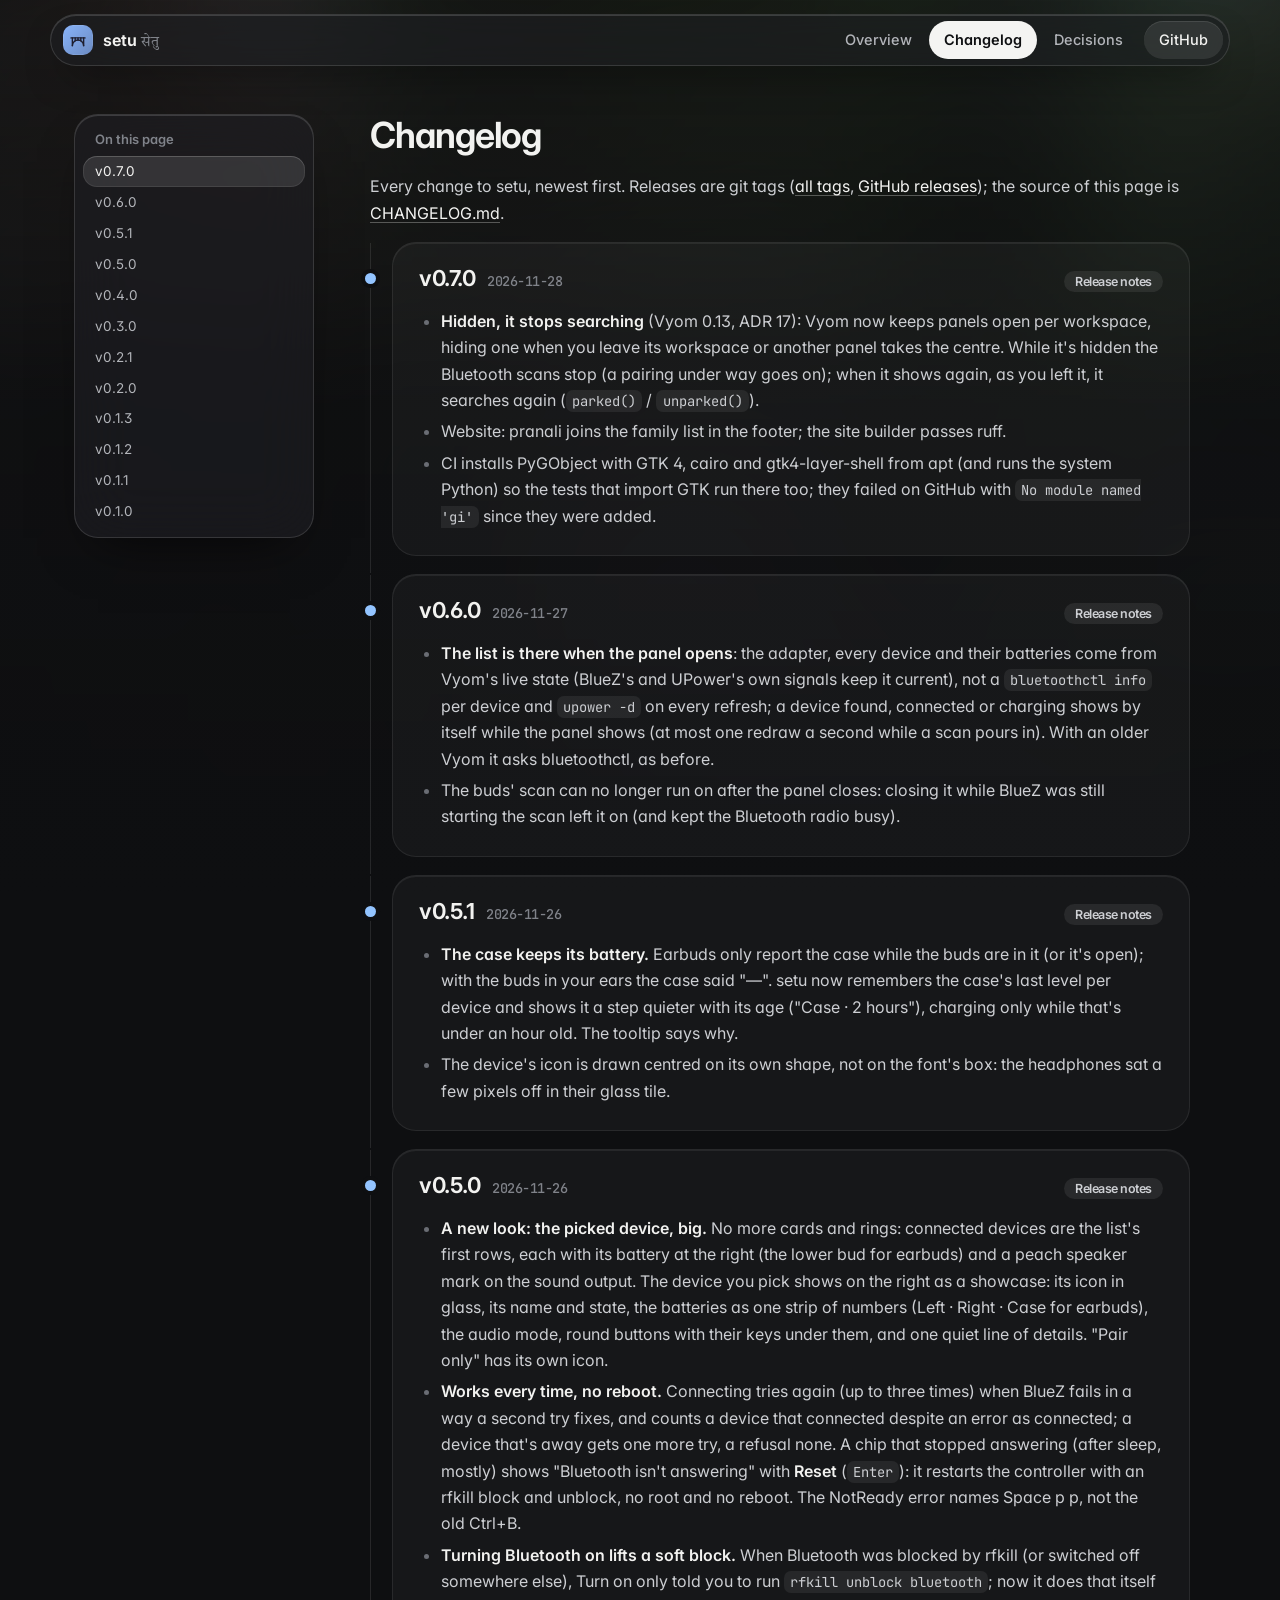
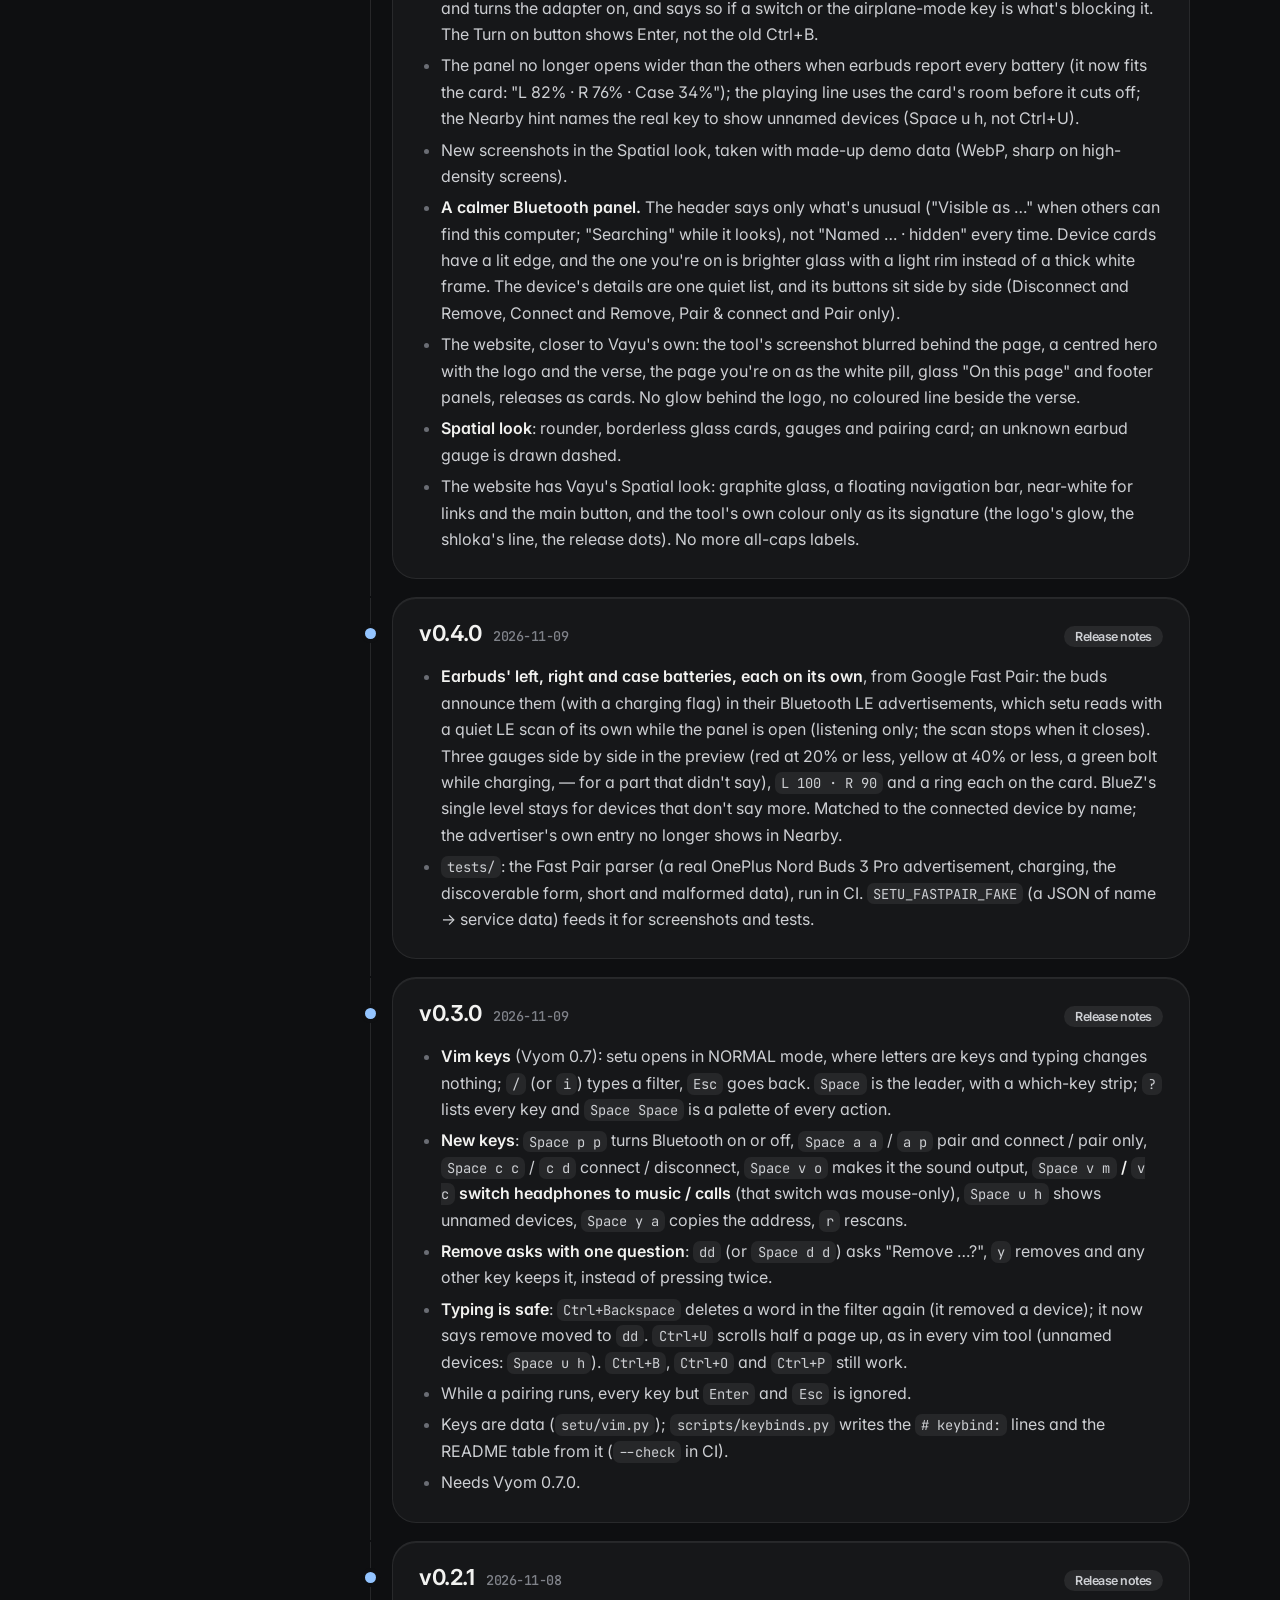
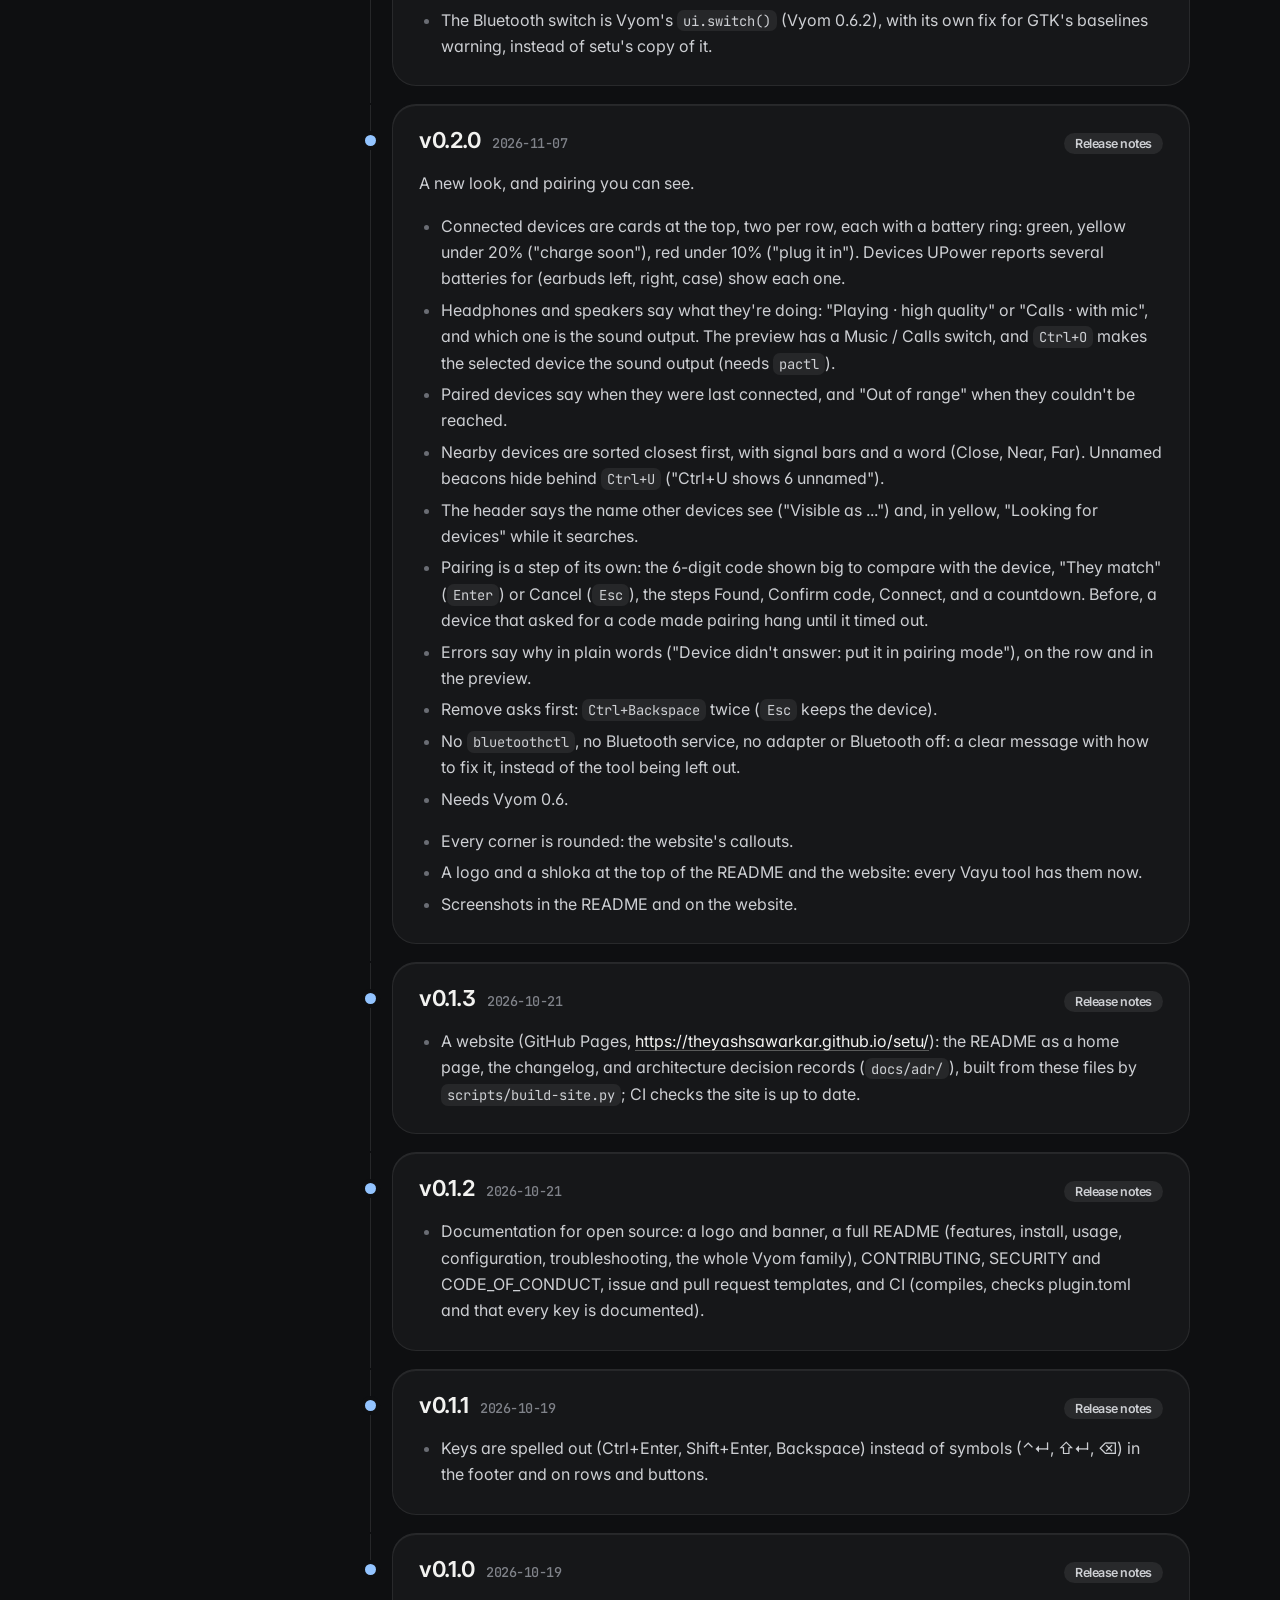
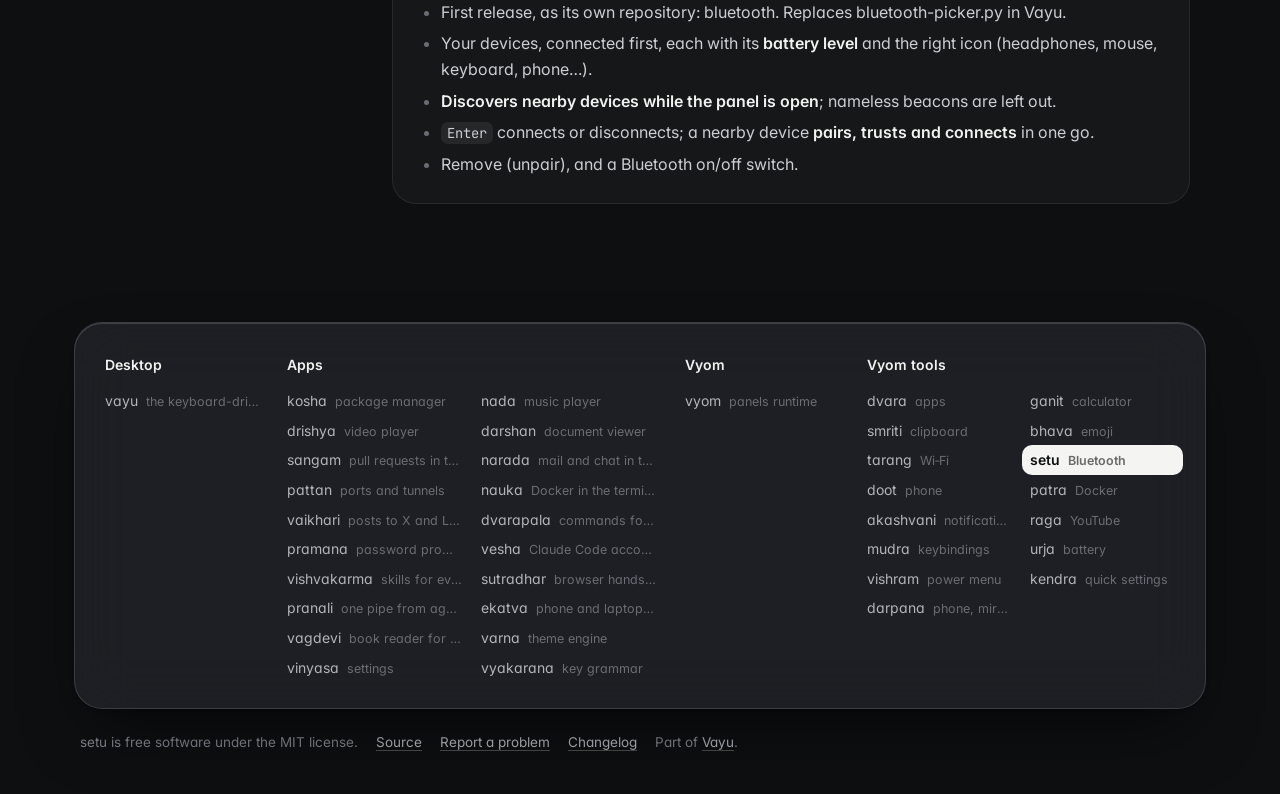
<file: docs/changelog.html>
<!doctype html>
<html lang="en">
<head>
<meta charset="utf-8">
<meta name="viewport" content="width=device-width, initial-scale=1">
<title>Changelog · setu</title>
<meta name="description" content="Bluetooth: devices with battery levels, discovery while open, connect, disconnect, pair, remove, power.">
<meta property="og:title" content="Changelog · setu">
<meta property="og:description" content="Bluetooth: devices with battery levels, discovery while open, connect, disconnect, pair, remove, power.">
<meta name="theme-color" content="#0e0f11">
<link rel="icon" href="assets/logo.svg" type="image/svg+xml">
<link rel="preconnect" href="https://fonts.googleapis.com">
<link rel="preconnect" href="https://fonts.gstatic.com" crossorigin>
<link href="https://fonts.googleapis.com/css2?family=Inter:wght@400;500;600;700&family=JetBrains+Mono:wght@400;500;600&family=Tiro+Devanagari+Sanskrit&display=swap" rel="stylesheet">
<link rel="stylesheet" href="assets/site.css">
<style>:root{--tool:#93c4ff}.backdrop:before{background-image:url("assets/screenshots/setu.webp")}</style>
</head>
<body class="sub">
<div class="backdrop" aria-hidden="true"></div>
<header class="top"><div class="in">
<a class="brand" href="index.html"><img src="assets/logo.svg" alt=""><span>setu <small>सेतु</small></span></a>
<nav><a href="index.html" class="">Overview</a><a href="changelog.html" class="on">Changelog</a><a href="adr/index.html" class=" hide">Decisions</a><a class="gh" href="https://github.com/Theyashsawarkar/setu">GitHub</a></nav></div></header>

<div class="wrap"><aside class="toc"><b>On this page</b><a class="l2" href="#v070">v0.7.0</a><a class="l2" href="#v060">v0.6.0</a><a class="l2" href="#v051">v0.5.1</a><a class="l2" href="#v050">v0.5.0</a><a class="l2" href="#v040">v0.4.0</a><a class="l2" href="#v030">v0.3.0</a><a class="l2" href="#v021">v0.2.1</a><a class="l2" href="#v020">v0.2.0</a><a class="l2" href="#v013">v0.1.3</a><a class="l2" href="#v012">v0.1.2</a><a class="l2" href="#v011">v0.1.1</a><a class="l2" href="#v010">v0.1.0</a></aside><article>
<h2>Changelog</h2><p>Every change to setu, newest first. Releases are git tags (<a href="https://github.com/Theyashsawarkar/setu/tags">all tags</a>, <a href="https://github.com/Theyashsawarkar/setu/releases">GitHub releases</a>); the source of this page is <a href="https://github.com/Theyashsawarkar/setu/blob/main/CHANGELOG.md">CHANGELOG.md</a>.</p><section class="release"><h2 id="v070">v0.7.0<span class="date">2026-11-28</span><a class="tag" href="https://github.com/Theyashsawarkar/setu/releases/tag/v0.7.0">Release notes</a></h2><ul><li><strong>Hidden, it stops searching</strong> (Vyom 0.13, ADR 17): Vyom now keeps panels open per workspace, hiding one when you leave its workspace or another panel takes the centre. While it's hidden the Bluetooth scans stop (a pairing under way goes on); when it shows again, as you left it, it searches again (<code>parked()</code> / <code>unparked()</code>).</li><li>Website: pranali joins the family list in the footer; the site builder passes ruff.</li><li>CI installs PyGObject with GTK 4, cairo and gtk4-layer-shell from apt (and runs the system Python) so the tests that import GTK run there too; they failed on GitHub with <code>No module named &#x27;gi&#x27;</code> since they were added.</li></ul></section><section class="release"><h2 id="v060">v0.6.0<span class="date">2026-11-27</span><a class="tag" href="https://github.com/Theyashsawarkar/setu/releases/tag/v0.6.0">Release notes</a></h2><ul><li><strong>The list is there when the panel opens</strong>: the adapter, every device and their batteries come from Vyom's live state (BlueZ's and UPower's own signals keep it current), not a <code>bluetoothctl info</code> per device and <code>upower -d</code> on every refresh; a device found, connected or charging shows by itself while the panel shows (at most one redraw a second while a scan pours in). With an older Vyom it asks bluetoothctl, as before.</li><li>The buds' scan can no longer run on after the panel closes: closing it while BlueZ was still starting the scan left it on (and kept the Bluetooth radio busy).</li></ul></section><section class="release"><h2 id="v051">v0.5.1<span class="date">2026-11-26</span><a class="tag" href="https://github.com/Theyashsawarkar/setu/releases/tag/v0.5.1">Release notes</a></h2><ul><li><strong>The case keeps its battery.</strong> Earbuds only report the case while the buds are in it (or it's open); with the buds in your ears the case said "—". setu now remembers the case's last level per device and shows it a step quieter with its age ("Case · 2 hours"), charging only while that's under an hour old. The tooltip says why.</li><li>The device's icon is drawn centred on its own shape, not on the font's box: the headphones sat a few pixels off in their glass tile.</li></ul></section><section class="release"><h2 id="v050">v0.5.0<span class="date">2026-11-26</span><a class="tag" href="https://github.com/Theyashsawarkar/setu/releases/tag/v0.5.0">Release notes</a></h2><ul><li><strong>A new look: the picked device, big.</strong> No more cards and rings: connected devices are the list's first rows, each with its battery at the right (the lower bud for earbuds) and a peach speaker mark on the sound output. The device you pick shows on the right as a showcase: its icon in glass, its name and state, the batteries as one strip of numbers (Left · Right · Case for earbuds), the audio mode, round buttons with their keys under them, and one quiet line of details. "Pair only" has its own icon.</li><li><strong>Works every time, no reboot.</strong> Connecting tries again (up to three times) when BlueZ fails in a way a second try fixes, and counts a device that connected despite an error as connected; a device that's away gets one more try, a refusal none. A chip that stopped answering (after sleep, mostly) shows "Bluetooth isn't answering" with <strong>Reset</strong> (<code>Enter</code>): it restarts the controller with an rfkill block and unblock, no root and no reboot. The NotReady error names Space p p, not the old Ctrl+B.</li><li><strong>Turning Bluetooth on lifts a soft block.</strong> When Bluetooth was blocked by rfkill (or switched off somewhere else), Turn on only told you to run <code>rfkill unblock bluetooth</code>; now it does that itself and turns the adapter on, and says so if a switch or the airplane-mode key is what's blocking it. The Turn on button shows Enter, not the old Ctrl+B.</li><li>The panel no longer opens wider than the others when earbuds report every battery (it now fits the card: "L 82% · R 76% · Case 34%"); the playing line uses the card's room before it cuts off; the Nearby hint names the real key to show unnamed devices (Space u h, not Ctrl+U).</li><li>New screenshots in the Spatial look, taken with made-up demo data (WebP, sharp on high-density screens).</li><li><strong>A calmer Bluetooth panel.</strong> The header says only what's unusual ("Visible as …" when others can find this computer; "Searching" while it looks), not "Named … · hidden" every time. Device cards have a lit edge, and the one you're on is brighter glass with a light rim instead of a thick white frame. The device's details are one quiet list, and its buttons sit side by side (Disconnect and Remove, Connect and Remove, Pair & connect and Pair only).</li><li>The website, closer to Vayu's own: the tool's screenshot blurred behind the page, a centred hero with the logo and the verse, the page you're on as the white pill, glass "On this page" and footer panels, releases as cards. No glow behind the logo, no coloured line beside the verse.</li><li><strong>Spatial look</strong>: rounder, borderless glass cards, gauges and pairing card; an unknown earbud gauge is drawn dashed.</li><li>The website has Vayu's Spatial look: graphite glass, a floating navigation bar, near-white for links and the main button, and the tool's own colour only as its signature (the logo's glow, the shloka's line, the release dots). No more all-caps labels.</li></ul></section><section class="release"><h2 id="v040">v0.4.0<span class="date">2026-11-09</span><a class="tag" href="https://github.com/Theyashsawarkar/setu/releases/tag/v0.4.0">Release notes</a></h2><ul><li><strong>Earbuds' left, right and case batteries, each on its own</strong>, from Google Fast Pair: the buds announce them (with a charging flag) in their Bluetooth LE advertisements, which setu reads with a quiet LE scan of its own while the panel is open (listening only; the scan stops when it closes). Three gauges side by side in the preview (red at 20% or less, yellow at 40% or less, a green bolt while charging, — for a part that didn't say), <code>L 100 · R 90</code> and a ring each on the card. BlueZ's single level stays for devices that don't say more. Matched to the connected device by name; the advertiser's own entry no longer shows in Nearby.</li><li><code>tests/</code>: the Fast Pair parser (a real OnePlus Nord Buds 3 Pro advertisement, charging, the discoverable form, short and malformed data), run in CI. <code>SETU_FASTPAIR_FAKE</code> (a JSON of name → service data) feeds it for screenshots and tests.</li></ul></section><section class="release"><h2 id="v030">v0.3.0<span class="date">2026-11-09</span><a class="tag" href="https://github.com/Theyashsawarkar/setu/releases/tag/v0.3.0">Release notes</a></h2><ul><li><strong>Vim keys</strong> (Vyom 0.7): setu opens in NORMAL mode, where letters are keys and typing changes nothing; <code>/</code> (or <code>i</code>) types a filter, <code>Esc</code> goes back. <code>Space</code> is the leader, with a which-key strip; <code>?</code> lists every key and <code>Space Space</code> is a palette of every action.</li><li><strong>New keys</strong>: <code>Space p p</code> turns Bluetooth on or off, <code>Space a a</code> / <code>a p</code> pair and connect / pair only, <code>Space c c</code> / <code>c d</code> connect / disconnect, <code>Space v o</code> makes it the sound output, <strong><code>Space v m</code> / <code>v c</code> switch headphones to music / calls</strong> (that switch was mouse-only), <code>Space u h</code> shows unnamed devices, <code>Space y a</code> copies the address, <code>r</code> rescans.</li><li><strong>Remove asks with one question</strong>: <code>dd</code> (or <code>Space d d</code>) asks "Remove …?", <code>y</code> removes and any other key keeps it, instead of pressing twice.</li><li><strong>Typing is safe</strong>: <code>Ctrl+Backspace</code> deletes a word in the filter again (it removed a device); it now says remove moved to <code>dd</code>. <code>Ctrl+U</code> scrolls half a page up, as in every vim tool (unnamed devices: <code>Space u h</code>). <code>Ctrl+B</code>, <code>Ctrl+O</code> and <code>Ctrl+P</code> still work.</li><li>While a pairing runs, every key but <code>Enter</code> and <code>Esc</code> is ignored.</li><li>Keys are data (<code>setu/vim.py</code>); <code>scripts/keybinds.py</code> writes the <code># keybind:</code> lines and the README table from it (<code>--check</code> in CI).</li><li>Needs Vyom 0.7.0.</li></ul></section><section class="release"><h2 id="v021">v0.2.1<span class="date">2026-11-08</span><a class="tag" href="https://github.com/Theyashsawarkar/setu/releases/tag/v0.2.1">Release notes</a></h2><ul><li>The Bluetooth switch is Vyom's <code>ui.switch()</code> (Vyom 0.6.2), with its own fix for GTK's baselines warning, instead of setu's copy of it.</li></ul></section><section class="release"><h2 id="v020">v0.2.0<span class="date">2026-11-07</span><a class="tag" href="https://github.com/Theyashsawarkar/setu/releases/tag/v0.2.0">Release notes</a></h2><p>A new look, and pairing you can see.</p>
<ul><li>Connected devices are cards at the top, two per row, each with a battery ring: green, yellow under 20% ("charge soon"), red under 10% ("plug it in"). Devices UPower reports several batteries for (earbuds left, right, case) show each one.</li><li>Headphones and speakers say what they're doing: "Playing · high quality" or "Calls · with mic", and which one is the sound output. The preview has a Music / Calls switch, and <code>Ctrl+O</code> makes the selected device the sound output (needs <code>pactl</code>).</li><li>Paired devices say when they were last connected, and "Out of range" when they couldn't be reached.</li><li>Nearby devices are sorted closest first, with signal bars and a word (Close, Near, Far). Unnamed beacons hide behind <code>Ctrl+U</code> ("Ctrl+U shows 6 unnamed").</li><li>The header says the name other devices see ("Visible as ...") and, in yellow, "Looking for devices" while it searches.</li><li>Pairing is a step of its own: the 6-digit code shown big to compare with the device, "They match" (<code>Enter</code>) or Cancel (<code>Esc</code>), the steps Found, Confirm code, Connect, and a countdown. Before, a device that asked for a code made pairing hang until it timed out.</li><li>Errors say why in plain words ("Device didn't answer: put it in pairing mode"), on the row and in the preview.</li><li>Remove asks first: <code>Ctrl+Backspace</code> twice (<code>Esc</code> keeps the device).</li><li>No <code>bluetoothctl</code>, no Bluetooth service, no adapter or Bluetooth off: a clear message with how to fix it, instead of the tool being left out.</li><li>Needs Vyom 0.6.</li></ul>
<ul><li>Every corner is rounded: the website's callouts.</li><li>A logo and a shloka at the top of the README and the website: every Vayu tool has them now.</li><li>Screenshots in the README and on the website.</li></ul></section><section class="release"><h2 id="v013">v0.1.3<span class="date">2026-10-21</span><a class="tag" href="https://github.com/Theyashsawarkar/setu/releases/tag/v0.1.3">Release notes</a></h2><ul><li>A website (GitHub Pages, <a href="https://theyashsawarkar.github.io/setu/">https://theyashsawarkar.github.io/setu/</a>): the README as a home page, the changelog, and architecture decision records (<code>docs/adr/</code>), built from these files by <code>scripts/build-site.py</code>; CI checks the site is up to date.</li></ul></section><section class="release"><h2 id="v012">v0.1.2<span class="date">2026-10-21</span><a class="tag" href="https://github.com/Theyashsawarkar/setu/releases/tag/v0.1.2">Release notes</a></h2><ul><li>Documentation for open source: a logo and banner, a full README (features, install, usage, configuration, troubleshooting, the whole Vyom family), CONTRIBUTING, SECURITY and CODE_OF_CONDUCT, issue and pull request templates, and CI (compiles, checks plugin.toml and that every key is documented).</li></ul></section><section class="release"><h2 id="v011">v0.1.1<span class="date">2026-10-19</span><a class="tag" href="https://github.com/Theyashsawarkar/setu/releases/tag/v0.1.1">Release notes</a></h2><ul><li>Keys are spelled out (Ctrl+Enter, Shift+Enter, Backspace) instead of symbols (⌃↵, ⇧↵, ⌫) in the footer and on rows and buttons.</li></ul></section><section class="release"><h2 id="v010">v0.1.0<span class="date">2026-10-19</span><a class="tag" href="https://github.com/Theyashsawarkar/setu/releases/tag/v0.1.0">Release notes</a></h2><ul><li>First release, as its own repository: bluetooth. Replaces bluetooth-picker.py in Vayu.</li><li>Your devices, connected first, each with its <strong>battery level</strong> and the right icon (headphones, mouse, keyboard, phone…).</li><li><strong>Discovers nearby devices while the panel is open</strong>; nameless beacons are left out.</li><li><code>Enter</code> connects or disconnects; a nearby device <strong>pairs, trusts and connects</strong> in one go.</li><li>Remove (unpair), and a Bluetooth on/off switch.</li></ul></section>
</article></div>
<footer><div class="in glass"><div class=""><h4>Desktop</h4><div class="list"><a href="https://vayu.theyashsawarkar.dev/" class="">vayu <span>the keyboard-driven Wayland desktop</span></a></div></div><div class="g2"><h4>Apps</h4><div class="list"><a href="https://kosha.theyashsawarkar.dev/" class="">kosha <span>package manager</span></a><a href="https://nada.theyashsawarkar.dev/" class="">nada <span>music player</span></a><a href="https://drishya.theyashsawarkar.dev/" class="">drishya <span>video player</span></a><a href="https://darshan.theyashsawarkar.dev/" class="">darshan <span>document viewer</span></a><a href="https://sangam.theyashsawarkar.dev/" class="">sangam <span>pull requests in the terminal</span></a><a href="https://narada.theyashsawarkar.dev/" class="">narada <span>mail and chat in the terminal</span></a><a href="https://pattan.theyashsawarkar.dev/" class="">pattan <span>ports and tunnels</span></a><a href="https://nauka.theyashsawarkar.dev/" class="">nauka <span>Docker in the terminal</span></a><a href="https://vaikhari.theyashsawarkar.dev/" class="">vaikhari <span>posts to X and LinkedIn</span></a><a href="https://dvarapala.theyashsawarkar.dev/" class="">dvarapala <span>commands for AI agents, approved</span></a><a href="https://pramana.theyashsawarkar.dev/" class="">pramana <span>password prompts</span></a><a href="https://vesha.theyashsawarkar.dev/" class="">vesha <span>Claude Code accounts</span></a><a href="https://vishvakarma.theyashsawarkar.dev/" class="">vishvakarma <span>skills for every AI agent</span></a><a href="https://sutradhar.theyashsawarkar.dev/" class="">sutradhar <span>browser hands for AI agents</span></a><a href="https://pranali.theyashsawarkar.dev/" class="">pranali <span>one pipe from agents to tools</span></a><a href="https://ekatva.theyashsawarkar.dev/" class="">ekatva <span>phone and laptop, linked</span></a><a href="https://vagdevi.theyashsawarkar.dev/" class="">vagdevi <span>book reader for Android</span></a><a href="https://varna.theyashsawarkar.dev/" class="">varna <span>theme engine</span></a><a href="https://vinyasa.theyashsawarkar.dev/" class="">vinyasa <span>settings</span></a><a href="https://vyakarana.theyashsawarkar.dev/" class="">vyakarana <span>key grammar</span></a></div></div><div class=""><h4>Vyom</h4><div class="list"><a href="https://vyom.theyashsawarkar.dev/" class="">vyom <span>panels runtime</span></a></div></div><div class="g2"><h4>Vyom tools</h4><div class="list"><a href="https://dvara.theyashsawarkar.dev/" class="">dvara <span>apps</span></a><a href="https://ganit.theyashsawarkar.dev/" class="">ganit <span>calculator</span></a><a href="https://smriti.theyashsawarkar.dev/" class="">smriti <span>clipboard</span></a><a href="https://bhava.theyashsawarkar.dev/" class="">bhava <span>emoji</span></a><a href="https://tarang.theyashsawarkar.dev/" class="">tarang <span>Wi‑Fi</span></a><a href="https://setu.theyashsawarkar.dev/" class="me" aria-current="page">setu <span>Bluetooth</span></a><a href="https://doot.theyashsawarkar.dev/" class="">doot <span>phone</span></a><a href="https://patra.theyashsawarkar.dev/" class="">patra <span>Docker</span></a><a href="https://akashvani.theyashsawarkar.dev/" class="">akashvani <span>notifications</span></a><a href="https://raga.theyashsawarkar.dev/" class="">raga <span>YouTube</span></a><a href="https://mudra.theyashsawarkar.dev/" class="">mudra <span>keybindings</span></a><a href="https://urja.theyashsawarkar.dev/" class="">urja <span>battery</span></a><a href="https://vishram.theyashsawarkar.dev/" class="">vishram <span>power menu</span></a><a href="https://kendra.theyashsawarkar.dev/" class="">kendra <span>quick settings</span></a><a href="https://darpana.theyashsawarkar.dev/" class="">darpana <span>phone, mirrored</span></a></div></div></div>
<div class="bottom"><span>setu is free software under the MIT license.</span><a href="https://github.com/Theyashsawarkar/setu">Source</a><a href="https://github.com/Theyashsawarkar/setu/issues">Report a problem</a><a href="changelog.html">Changelog</a><span>Part of <a href="https://vayu.theyashsawarkar.dev/">Vayu</a>.</span></div></footer>
<script>
document.querySelectorAll('pre.code').forEach(p=>{const b=document.createElement('button');b.className='copy';b.type='button';b.textContent='Copy';
b.onclick=()=>{navigator.clipboard.writeText(p.querySelector('code').innerText).then(()=>{b.textContent='Copied';b.classList.add('done');setTimeout(()=>{b.textContent='Copy';b.classList.remove('done')},1400)})};p.appendChild(b)});
const links=[...document.querySelectorAll('.toc a')];if(links.length){const hs=links.map(a=>document.getElementById(a.hash.slice(1))).filter(Boolean);
const on=()=>{let cur=hs[0];for(const h of hs){if(h.getBoundingClientRect().top<120)cur=h}links.forEach(a=>a.classList.toggle('on',cur&&a.hash==='#'+cur.id))};
addEventListener('scroll',on,{passive:true});on()}
</script>
</body>
</html>
</file>
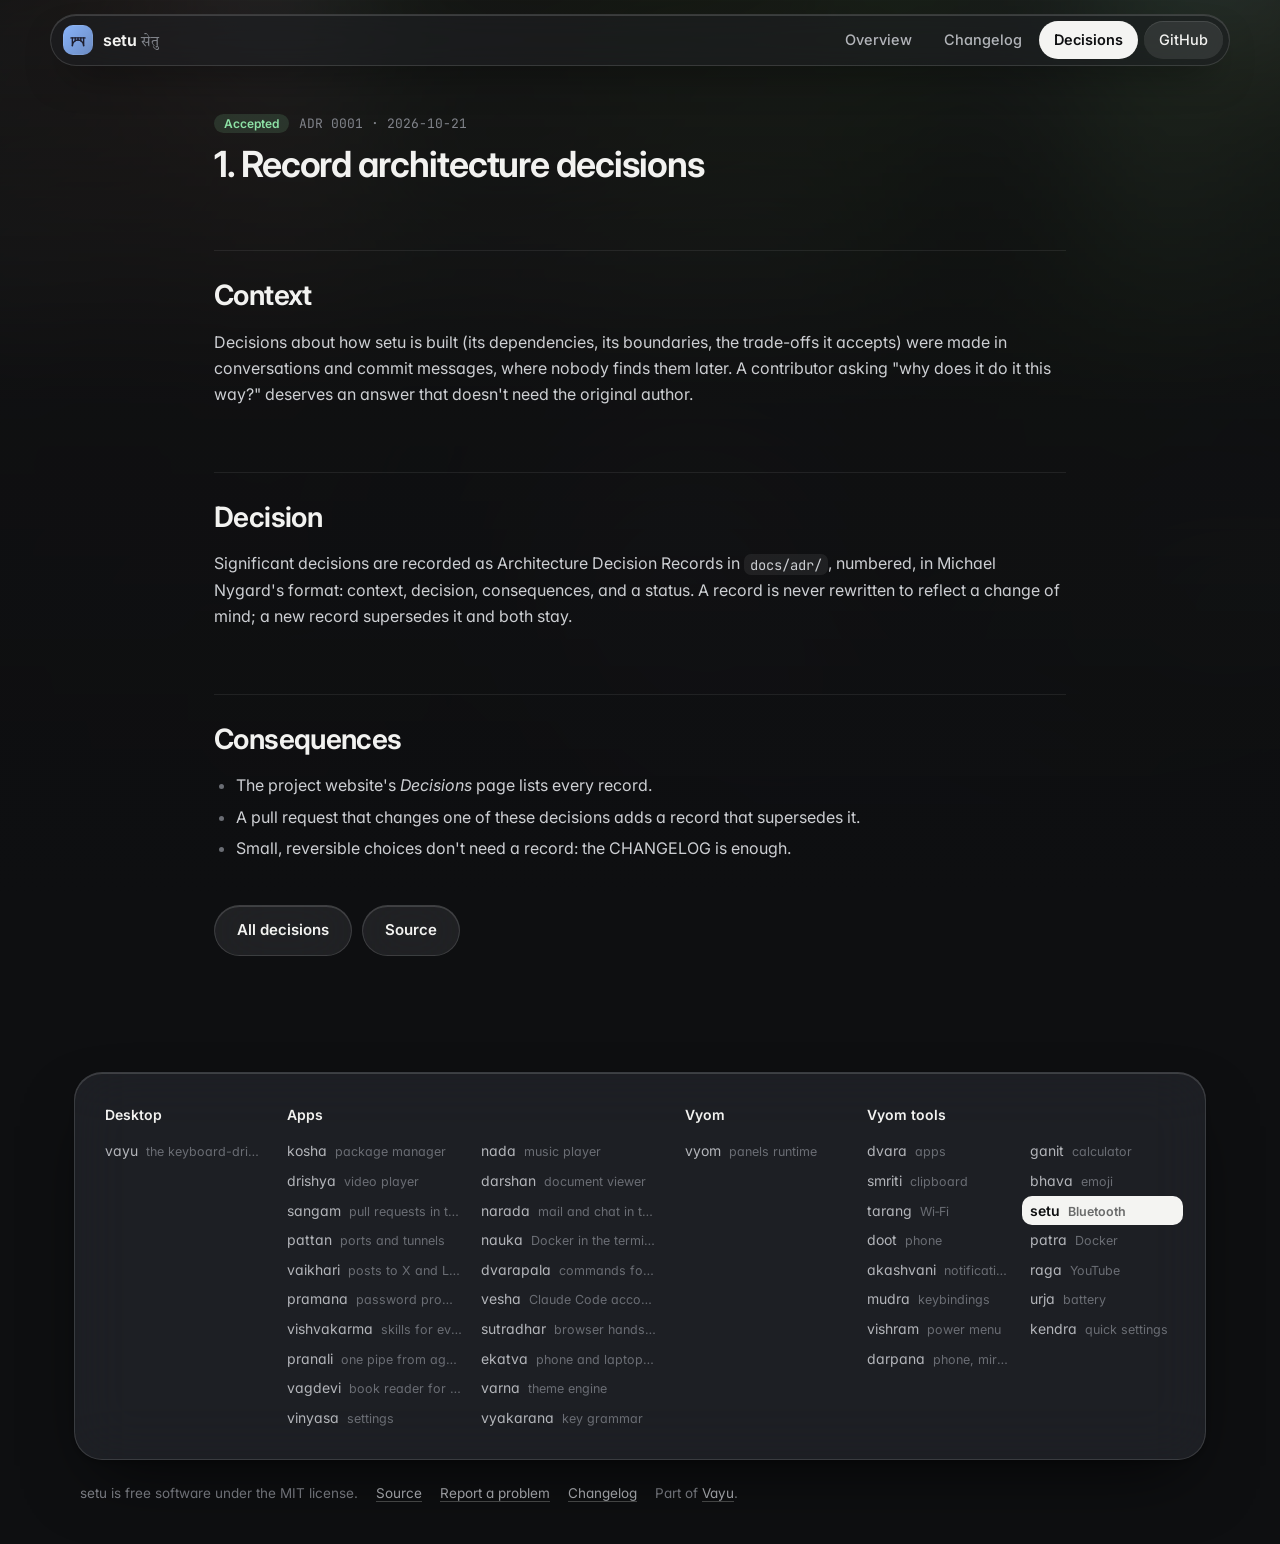
<file: docs/adr/0001-record-architecture-decisions.html>
<!doctype html>
<html lang="en">
<head>
<meta charset="utf-8">
<meta name="viewport" content="width=device-width, initial-scale=1">
<title>ADR 0001: 1. Record architecture decisions · setu</title>
<meta name="description" content="Bluetooth: devices with battery levels, discovery while open, connect, disconnect, pair, remove, power.">
<meta property="og:title" content="ADR 0001: 1. Record architecture decisions · setu">
<meta property="og:description" content="Bluetooth: devices with battery levels, discovery while open, connect, disconnect, pair, remove, power.">
<meta name="theme-color" content="#0e0f11">
<link rel="icon" href="../assets/logo.svg" type="image/svg+xml">
<link rel="preconnect" href="https://fonts.googleapis.com">
<link rel="preconnect" href="https://fonts.gstatic.com" crossorigin>
<link href="https://fonts.googleapis.com/css2?family=Inter:wght@400;500;600;700&family=JetBrains+Mono:wght@400;500;600&family=Tiro+Devanagari+Sanskrit&display=swap" rel="stylesheet">
<link rel="stylesheet" href="../assets/site.css">
<style>:root{--tool:#93c4ff}.backdrop:before{background-image:url("../assets/screenshots/setu.webp")}</style>
</head>
<body class="sub">
<div class="backdrop" aria-hidden="true"></div>
<header class="top"><div class="in">
<a class="brand" href="../index.html"><img src="../assets/logo.svg" alt=""><span>setu <small>सेतु</small></span></a>
<nav><a href="../index.html" class="">Overview</a><a href="../changelog.html" class="">Changelog</a><a href="../adr/index.html" class="on hide">Decisions</a><a class="gh" href="https://github.com/Theyashsawarkar/setu">GitHub</a></nav></div></header>

<div class="wrap solo"><article>
<p class="adrmeta"><span class="status accepted">Accepted</span> <span>ADR 0001 · 2026-10-21</span></p><h2 id="1-record-architecture-decisions"><a class="anchor" href="#1-record-architecture-decisions">#</a>1. Record architecture decisions</h2>
<h2 id="context"><a class="anchor" href="#context">#</a>Context</h2>
<p>Decisions about how setu is built (its dependencies, its boundaries, the trade-offs it accepts) were made in conversations and commit messages, where nobody finds them later. A contributor asking "why does it do it this way?" deserves an answer that doesn't need the original author.</p>
<h2 id="decision"><a class="anchor" href="#decision">#</a>Decision</h2>
<p>Significant decisions are recorded as Architecture Decision Records in <code>docs/adr/</code>, numbered, in Michael Nygard's format: context, decision, consequences, and a status. A record is never rewritten to reflect a change of mind; a new record supersedes it and both stay.</p>
<h2 id="consequences"><a class="anchor" href="#consequences">#</a>Consequences</h2>
<ul><li>The project website's <em>Decisions</em> page lists every record.</li><li>A pull request that changes one of these decisions adds a record that supersedes it.</li><li>Small, reversible choices don't need a record: the CHANGELOG is enough.</li></ul><p class="back"><a class="btn" href="index.html">All decisions</a><a class="btn" href="https://github.com/Theyashsawarkar/setu/blob/main/docs/adr/0001-record-architecture-decisions.md">Source</a></p>
</article></div>
<footer><div class="in glass"><div class=""><h4>Desktop</h4><div class="list"><a href="https://vayu.theyashsawarkar.dev/" class="">vayu <span>the keyboard-driven Wayland desktop</span></a></div></div><div class="g2"><h4>Apps</h4><div class="list"><a href="https://kosha.theyashsawarkar.dev/" class="">kosha <span>package manager</span></a><a href="https://nada.theyashsawarkar.dev/" class="">nada <span>music player</span></a><a href="https://drishya.theyashsawarkar.dev/" class="">drishya <span>video player</span></a><a href="https://darshan.theyashsawarkar.dev/" class="">darshan <span>document viewer</span></a><a href="https://sangam.theyashsawarkar.dev/" class="">sangam <span>pull requests in the terminal</span></a><a href="https://narada.theyashsawarkar.dev/" class="">narada <span>mail and chat in the terminal</span></a><a href="https://pattan.theyashsawarkar.dev/" class="">pattan <span>ports and tunnels</span></a><a href="https://nauka.theyashsawarkar.dev/" class="">nauka <span>Docker in the terminal</span></a><a href="https://vaikhari.theyashsawarkar.dev/" class="">vaikhari <span>posts to X and LinkedIn</span></a><a href="https://dvarapala.theyashsawarkar.dev/" class="">dvarapala <span>commands for AI agents, approved</span></a><a href="https://pramana.theyashsawarkar.dev/" class="">pramana <span>password prompts</span></a><a href="https://vesha.theyashsawarkar.dev/" class="">vesha <span>Claude Code accounts</span></a><a href="https://vishvakarma.theyashsawarkar.dev/" class="">vishvakarma <span>skills for every AI agent</span></a><a href="https://sutradhar.theyashsawarkar.dev/" class="">sutradhar <span>browser hands for AI agents</span></a><a href="https://pranali.theyashsawarkar.dev/" class="">pranali <span>one pipe from agents to tools</span></a><a href="https://ekatva.theyashsawarkar.dev/" class="">ekatva <span>phone and laptop, linked</span></a><a href="https://vagdevi.theyashsawarkar.dev/" class="">vagdevi <span>book reader for Android</span></a><a href="https://varna.theyashsawarkar.dev/" class="">varna <span>theme engine</span></a><a href="https://vinyasa.theyashsawarkar.dev/" class="">vinyasa <span>settings</span></a><a href="https://vyakarana.theyashsawarkar.dev/" class="">vyakarana <span>key grammar</span></a></div></div><div class=""><h4>Vyom</h4><div class="list"><a href="https://vyom.theyashsawarkar.dev/" class="">vyom <span>panels runtime</span></a></div></div><div class="g2"><h4>Vyom tools</h4><div class="list"><a href="https://dvara.theyashsawarkar.dev/" class="">dvara <span>apps</span></a><a href="https://ganit.theyashsawarkar.dev/" class="">ganit <span>calculator</span></a><a href="https://smriti.theyashsawarkar.dev/" class="">smriti <span>clipboard</span></a><a href="https://bhava.theyashsawarkar.dev/" class="">bhava <span>emoji</span></a><a href="https://tarang.theyashsawarkar.dev/" class="">tarang <span>Wi‑Fi</span></a><a href="https://setu.theyashsawarkar.dev/" class="me" aria-current="page">setu <span>Bluetooth</span></a><a href="https://doot.theyashsawarkar.dev/" class="">doot <span>phone</span></a><a href="https://patra.theyashsawarkar.dev/" class="">patra <span>Docker</span></a><a href="https://akashvani.theyashsawarkar.dev/" class="">akashvani <span>notifications</span></a><a href="https://raga.theyashsawarkar.dev/" class="">raga <span>YouTube</span></a><a href="https://mudra.theyashsawarkar.dev/" class="">mudra <span>keybindings</span></a><a href="https://urja.theyashsawarkar.dev/" class="">urja <span>battery</span></a><a href="https://vishram.theyashsawarkar.dev/" class="">vishram <span>power menu</span></a><a href="https://kendra.theyashsawarkar.dev/" class="">kendra <span>quick settings</span></a><a href="https://darpana.theyashsawarkar.dev/" class="">darpana <span>phone, mirrored</span></a></div></div></div>
<div class="bottom"><span>setu is free software under the MIT license.</span><a href="https://github.com/Theyashsawarkar/setu">Source</a><a href="https://github.com/Theyashsawarkar/setu/issues">Report a problem</a><a href="../changelog.html">Changelog</a><span>Part of <a href="https://vayu.theyashsawarkar.dev/">Vayu</a>.</span></div></footer>
<script>
document.querySelectorAll('pre.code').forEach(p=>{const b=document.createElement('button');b.className='copy';b.type='button';b.textContent='Copy';
b.onclick=()=>{navigator.clipboard.writeText(p.querySelector('code').innerText).then(()=>{b.textContent='Copied';b.classList.add('done');setTimeout(()=>{b.textContent='Copy';b.classList.remove('done')},1400)})};p.appendChild(b)});
const links=[...document.querySelectorAll('.toc a')];if(links.length){const hs=links.map(a=>document.getElementById(a.hash.slice(1))).filter(Boolean);
const on=()=>{let cur=hs[0];for(const h of hs){if(h.getBoundingClientRect().top<120)cur=h}links.forEach(a=>a.classList.toggle('on',cur&&a.hash==='#'+cur.id))};
addEventListener('scroll',on,{passive:true});on()}
</script>
</body>
</html>
</file>
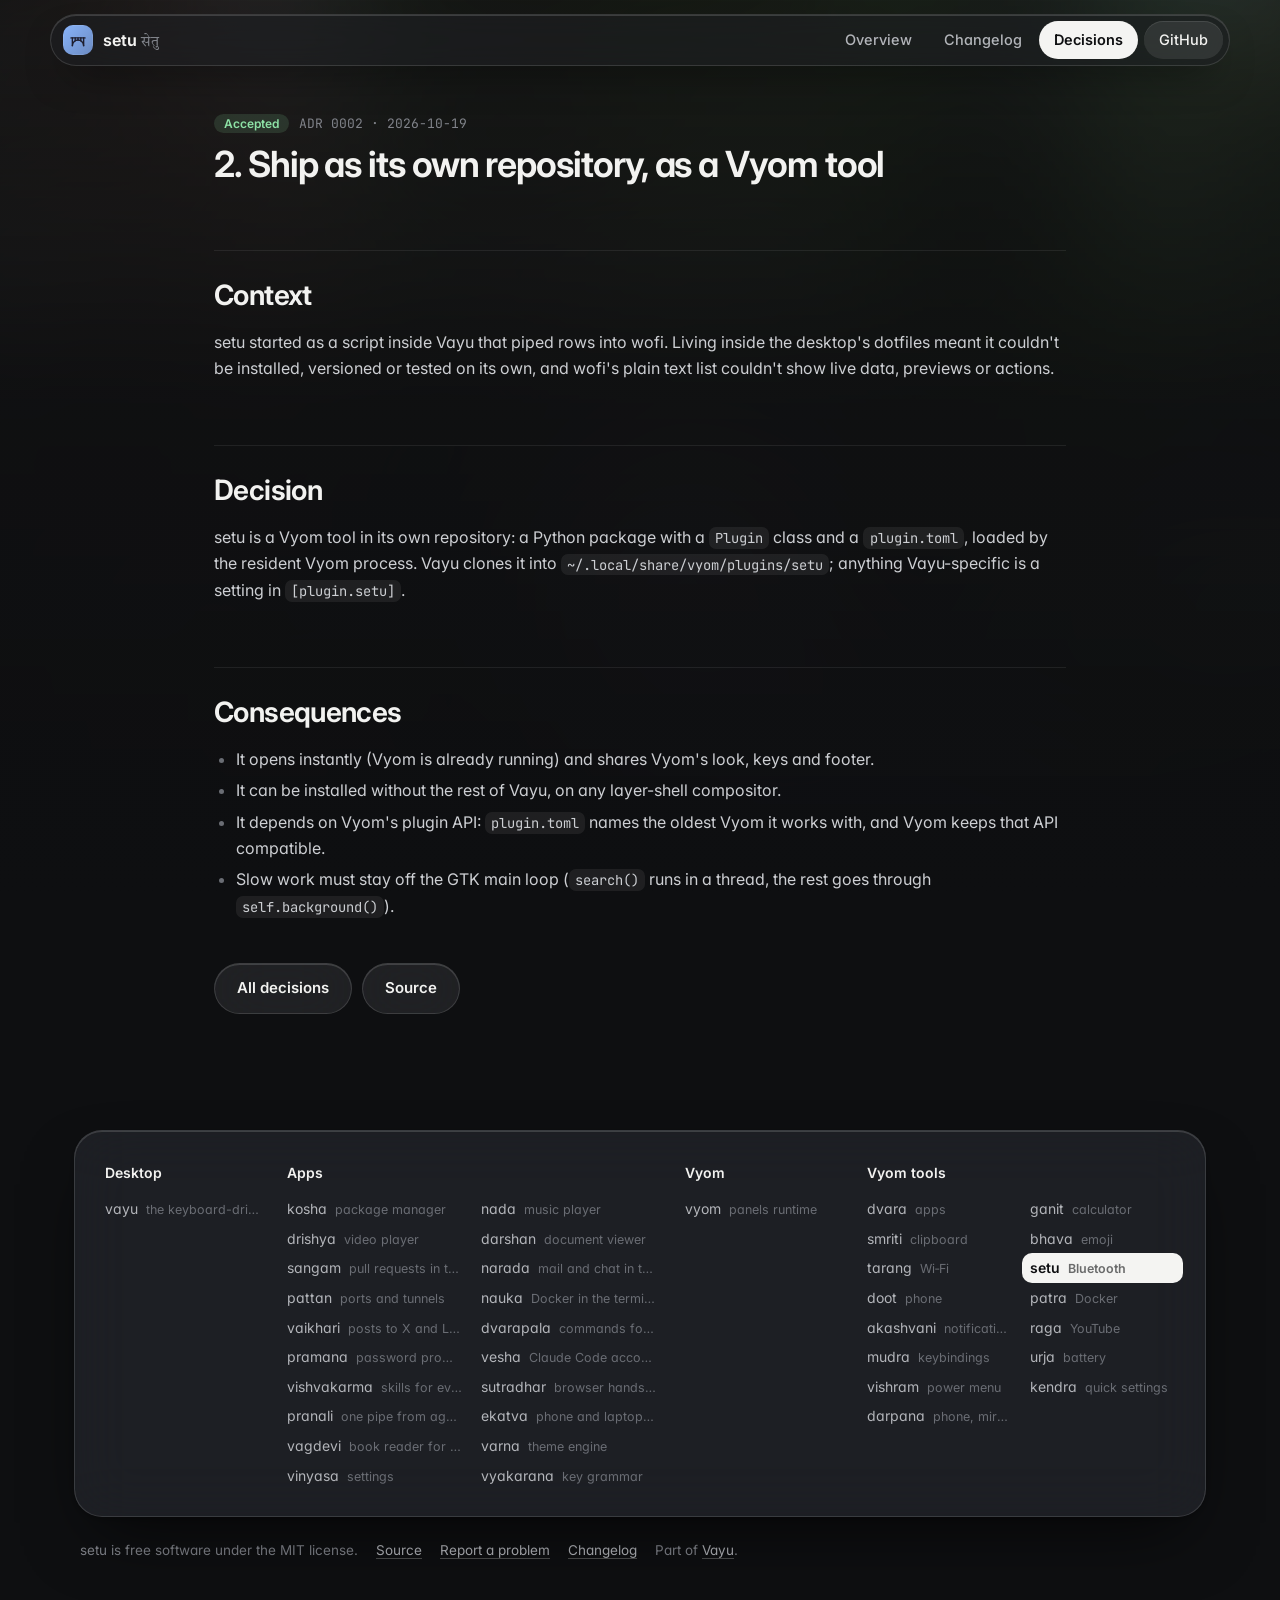
<file: docs/adr/0002-own-repository-as-a-vyom-tool.html>
<!doctype html>
<html lang="en">
<head>
<meta charset="utf-8">
<meta name="viewport" content="width=device-width, initial-scale=1">
<title>ADR 0002: 2. Ship as its own repository, as a Vyom tool · setu</title>
<meta name="description" content="Bluetooth: devices with battery levels, discovery while open, connect, disconnect, pair, remove, power.">
<meta property="og:title" content="ADR 0002: 2. Ship as its own repository, as a Vyom tool · setu">
<meta property="og:description" content="Bluetooth: devices with battery levels, discovery while open, connect, disconnect, pair, remove, power.">
<meta name="theme-color" content="#0e0f11">
<link rel="icon" href="../assets/logo.svg" type="image/svg+xml">
<link rel="preconnect" href="https://fonts.googleapis.com">
<link rel="preconnect" href="https://fonts.gstatic.com" crossorigin>
<link href="https://fonts.googleapis.com/css2?family=Inter:wght@400;500;600;700&family=JetBrains+Mono:wght@400;500;600&family=Tiro+Devanagari+Sanskrit&display=swap" rel="stylesheet">
<link rel="stylesheet" href="../assets/site.css">
<style>:root{--tool:#93c4ff}.backdrop:before{background-image:url("../assets/screenshots/setu.webp")}</style>
</head>
<body class="sub">
<div class="backdrop" aria-hidden="true"></div>
<header class="top"><div class="in">
<a class="brand" href="../index.html"><img src="../assets/logo.svg" alt=""><span>setu <small>सेतु</small></span></a>
<nav><a href="../index.html" class="">Overview</a><a href="../changelog.html" class="">Changelog</a><a href="../adr/index.html" class="on hide">Decisions</a><a class="gh" href="https://github.com/Theyashsawarkar/setu">GitHub</a></nav></div></header>

<div class="wrap solo"><article>
<p class="adrmeta"><span class="status accepted">Accepted</span> <span>ADR 0002 · 2026-10-19</span></p><h2 id="2-ship-as-its-own-repository-as-a-vyom-tool"><a class="anchor" href="#2-ship-as-its-own-repository-as-a-vyom-tool">#</a>2. Ship as its own repository, as a Vyom tool</h2>
<h2 id="context"><a class="anchor" href="#context">#</a>Context</h2>
<p>setu started as a script inside Vayu that piped rows into wofi. Living inside the desktop's dotfiles meant it couldn't be installed, versioned or tested on its own, and wofi's plain text list couldn't show live data, previews or actions.</p>
<h2 id="decision"><a class="anchor" href="#decision">#</a>Decision</h2>
<p>setu is a Vyom tool in its own repository: a Python package with a <code>Plugin</code> class and a <code>plugin.toml</code>, loaded by the resident Vyom process. Vayu clones it into <code>~/.local/share/vyom/plugins/setu</code>; anything Vayu-specific is a setting in <code>[plugin.setu]</code>.</p>
<h2 id="consequences"><a class="anchor" href="#consequences">#</a>Consequences</h2>
<ul><li>It opens instantly (Vyom is already running) and shares Vyom's look, keys and footer.</li><li>It can be installed without the rest of Vayu, on any layer-shell compositor.</li><li>It depends on Vyom's plugin API: <code>plugin.toml</code> names the oldest Vyom it works with, and Vyom keeps that API compatible.</li><li>Slow work must stay off the GTK main loop (<code>search()</code> runs in a thread, the rest goes through <code>self.background()</code>).</li></ul><p class="back"><a class="btn" href="index.html">All decisions</a><a class="btn" href="https://github.com/Theyashsawarkar/setu/blob/main/docs/adr/0002-own-repository-as-a-vyom-tool.md">Source</a></p>
</article></div>
<footer><div class="in glass"><div class=""><h4>Desktop</h4><div class="list"><a href="https://vayu.theyashsawarkar.dev/" class="">vayu <span>the keyboard-driven Wayland desktop</span></a></div></div><div class="g2"><h4>Apps</h4><div class="list"><a href="https://kosha.theyashsawarkar.dev/" class="">kosha <span>package manager</span></a><a href="https://nada.theyashsawarkar.dev/" class="">nada <span>music player</span></a><a href="https://drishya.theyashsawarkar.dev/" class="">drishya <span>video player</span></a><a href="https://darshan.theyashsawarkar.dev/" class="">darshan <span>document viewer</span></a><a href="https://sangam.theyashsawarkar.dev/" class="">sangam <span>pull requests in the terminal</span></a><a href="https://narada.theyashsawarkar.dev/" class="">narada <span>mail and chat in the terminal</span></a><a href="https://pattan.theyashsawarkar.dev/" class="">pattan <span>ports and tunnels</span></a><a href="https://nauka.theyashsawarkar.dev/" class="">nauka <span>Docker in the terminal</span></a><a href="https://vaikhari.theyashsawarkar.dev/" class="">vaikhari <span>posts to X and LinkedIn</span></a><a href="https://dvarapala.theyashsawarkar.dev/" class="">dvarapala <span>commands for AI agents, approved</span></a><a href="https://pramana.theyashsawarkar.dev/" class="">pramana <span>password prompts</span></a><a href="https://vesha.theyashsawarkar.dev/" class="">vesha <span>Claude Code accounts</span></a><a href="https://vishvakarma.theyashsawarkar.dev/" class="">vishvakarma <span>skills for every AI agent</span></a><a href="https://sutradhar.theyashsawarkar.dev/" class="">sutradhar <span>browser hands for AI agents</span></a><a href="https://pranali.theyashsawarkar.dev/" class="">pranali <span>one pipe from agents to tools</span></a><a href="https://ekatva.theyashsawarkar.dev/" class="">ekatva <span>phone and laptop, linked</span></a><a href="https://vagdevi.theyashsawarkar.dev/" class="">vagdevi <span>book reader for Android</span></a><a href="https://varna.theyashsawarkar.dev/" class="">varna <span>theme engine</span></a><a href="https://vinyasa.theyashsawarkar.dev/" class="">vinyasa <span>settings</span></a><a href="https://vyakarana.theyashsawarkar.dev/" class="">vyakarana <span>key grammar</span></a></div></div><div class=""><h4>Vyom</h4><div class="list"><a href="https://vyom.theyashsawarkar.dev/" class="">vyom <span>panels runtime</span></a></div></div><div class="g2"><h4>Vyom tools</h4><div class="list"><a href="https://dvara.theyashsawarkar.dev/" class="">dvara <span>apps</span></a><a href="https://ganit.theyashsawarkar.dev/" class="">ganit <span>calculator</span></a><a href="https://smriti.theyashsawarkar.dev/" class="">smriti <span>clipboard</span></a><a href="https://bhava.theyashsawarkar.dev/" class="">bhava <span>emoji</span></a><a href="https://tarang.theyashsawarkar.dev/" class="">tarang <span>Wi‑Fi</span></a><a href="https://setu.theyashsawarkar.dev/" class="me" aria-current="page">setu <span>Bluetooth</span></a><a href="https://doot.theyashsawarkar.dev/" class="">doot <span>phone</span></a><a href="https://patra.theyashsawarkar.dev/" class="">patra <span>Docker</span></a><a href="https://akashvani.theyashsawarkar.dev/" class="">akashvani <span>notifications</span></a><a href="https://raga.theyashsawarkar.dev/" class="">raga <span>YouTube</span></a><a href="https://mudra.theyashsawarkar.dev/" class="">mudra <span>keybindings</span></a><a href="https://urja.theyashsawarkar.dev/" class="">urja <span>battery</span></a><a href="https://vishram.theyashsawarkar.dev/" class="">vishram <span>power menu</span></a><a href="https://kendra.theyashsawarkar.dev/" class="">kendra <span>quick settings</span></a><a href="https://darpana.theyashsawarkar.dev/" class="">darpana <span>phone, mirrored</span></a></div></div></div>
<div class="bottom"><span>setu is free software under the MIT license.</span><a href="https://github.com/Theyashsawarkar/setu">Source</a><a href="https://github.com/Theyashsawarkar/setu/issues">Report a problem</a><a href="../changelog.html">Changelog</a><span>Part of <a href="https://vayu.theyashsawarkar.dev/">Vayu</a>.</span></div></footer>
<script>
document.querySelectorAll('pre.code').forEach(p=>{const b=document.createElement('button');b.className='copy';b.type='button';b.textContent='Copy';
b.onclick=()=>{navigator.clipboard.writeText(p.querySelector('code').innerText).then(()=>{b.textContent='Copied';b.classList.add('done');setTimeout(()=>{b.textContent='Copy';b.classList.remove('done')},1400)})};p.appendChild(b)});
const links=[...document.querySelectorAll('.toc a')];if(links.length){const hs=links.map(a=>document.getElementById(a.hash.slice(1))).filter(Boolean);
const on=()=>{let cur=hs[0];for(const h of hs){if(h.getBoundingClientRect().top<120)cur=h}links.forEach(a=>a.classList.toggle('on',cur&&a.hash==='#'+cur.id))};
addEventListener('scroll',on,{passive:true});on()}
</script>
</body>
</html>
</file>
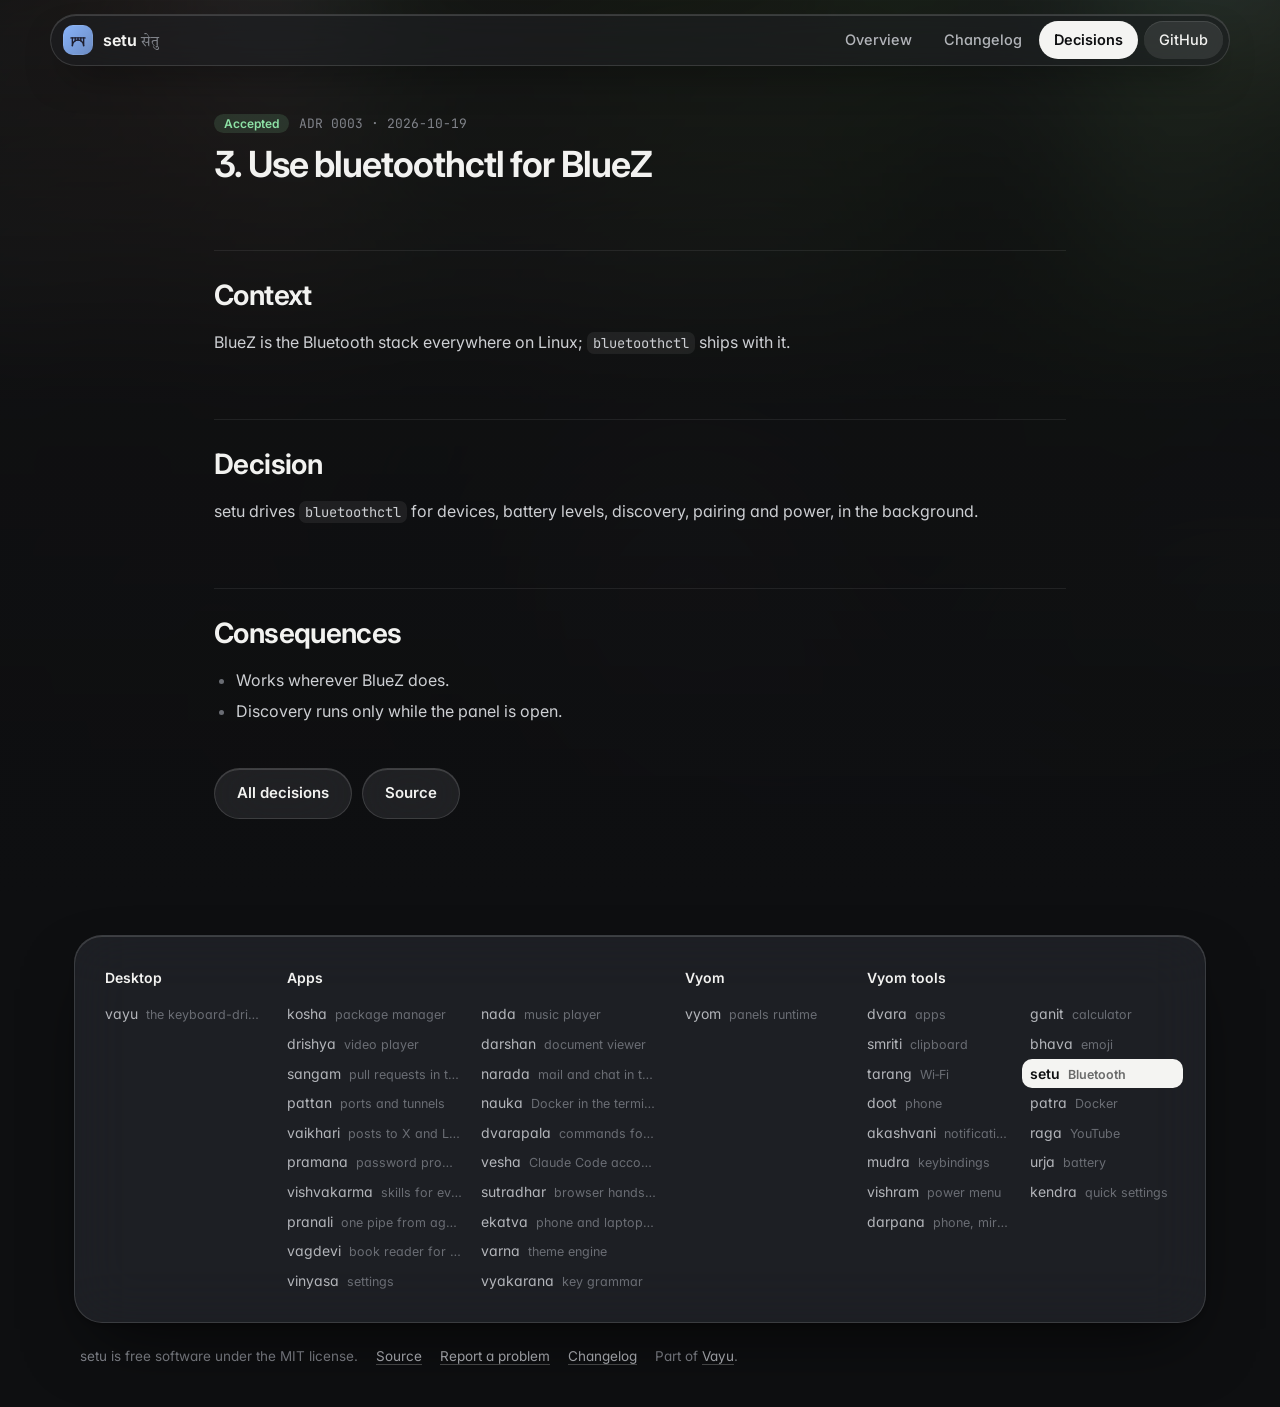
<file: docs/adr/0003-bluetoothctl.html>
<!doctype html>
<html lang="en">
<head>
<meta charset="utf-8">
<meta name="viewport" content="width=device-width, initial-scale=1">
<title>ADR 0003: 3. Use bluetoothctl for BlueZ · setu</title>
<meta name="description" content="Bluetooth: devices with battery levels, discovery while open, connect, disconnect, pair, remove, power.">
<meta property="og:title" content="ADR 0003: 3. Use bluetoothctl for BlueZ · setu">
<meta property="og:description" content="Bluetooth: devices with battery levels, discovery while open, connect, disconnect, pair, remove, power.">
<meta name="theme-color" content="#0e0f11">
<link rel="icon" href="../assets/logo.svg" type="image/svg+xml">
<link rel="preconnect" href="https://fonts.googleapis.com">
<link rel="preconnect" href="https://fonts.gstatic.com" crossorigin>
<link href="https://fonts.googleapis.com/css2?family=Inter:wght@400;500;600;700&family=JetBrains+Mono:wght@400;500;600&family=Tiro+Devanagari+Sanskrit&display=swap" rel="stylesheet">
<link rel="stylesheet" href="../assets/site.css">
<style>:root{--tool:#93c4ff}.backdrop:before{background-image:url("../assets/screenshots/setu.webp")}</style>
</head>
<body class="sub">
<div class="backdrop" aria-hidden="true"></div>
<header class="top"><div class="in">
<a class="brand" href="../index.html"><img src="../assets/logo.svg" alt=""><span>setu <small>सेतु</small></span></a>
<nav><a href="../index.html" class="">Overview</a><a href="../changelog.html" class="">Changelog</a><a href="../adr/index.html" class="on hide">Decisions</a><a class="gh" href="https://github.com/Theyashsawarkar/setu">GitHub</a></nav></div></header>

<div class="wrap solo"><article>
<p class="adrmeta"><span class="status accepted">Accepted</span> <span>ADR 0003 · 2026-10-19</span></p><h2 id="3-use-bluetoothctl-for-bluez"><a class="anchor" href="#3-use-bluetoothctl-for-bluez">#</a>3. Use bluetoothctl for BlueZ</h2>
<h2 id="context"><a class="anchor" href="#context">#</a>Context</h2>
<p>BlueZ is the Bluetooth stack everywhere on Linux; <code>bluetoothctl</code> ships with it.</p>
<h2 id="decision"><a class="anchor" href="#decision">#</a>Decision</h2>
<p>setu drives <code>bluetoothctl</code> for devices, battery levels, discovery, pairing and power, in the background.</p>
<h2 id="consequences"><a class="anchor" href="#consequences">#</a>Consequences</h2>
<ul><li>Works wherever BlueZ does.</li><li>Discovery runs only while the panel is open.</li></ul><p class="back"><a class="btn" href="index.html">All decisions</a><a class="btn" href="https://github.com/Theyashsawarkar/setu/blob/main/docs/adr/0003-bluetoothctl.md">Source</a></p>
</article></div>
<footer><div class="in glass"><div class=""><h4>Desktop</h4><div class="list"><a href="https://vayu.theyashsawarkar.dev/" class="">vayu <span>the keyboard-driven Wayland desktop</span></a></div></div><div class="g2"><h4>Apps</h4><div class="list"><a href="https://kosha.theyashsawarkar.dev/" class="">kosha <span>package manager</span></a><a href="https://nada.theyashsawarkar.dev/" class="">nada <span>music player</span></a><a href="https://drishya.theyashsawarkar.dev/" class="">drishya <span>video player</span></a><a href="https://darshan.theyashsawarkar.dev/" class="">darshan <span>document viewer</span></a><a href="https://sangam.theyashsawarkar.dev/" class="">sangam <span>pull requests in the terminal</span></a><a href="https://narada.theyashsawarkar.dev/" class="">narada <span>mail and chat in the terminal</span></a><a href="https://pattan.theyashsawarkar.dev/" class="">pattan <span>ports and tunnels</span></a><a href="https://nauka.theyashsawarkar.dev/" class="">nauka <span>Docker in the terminal</span></a><a href="https://vaikhari.theyashsawarkar.dev/" class="">vaikhari <span>posts to X and LinkedIn</span></a><a href="https://dvarapala.theyashsawarkar.dev/" class="">dvarapala <span>commands for AI agents, approved</span></a><a href="https://pramana.theyashsawarkar.dev/" class="">pramana <span>password prompts</span></a><a href="https://vesha.theyashsawarkar.dev/" class="">vesha <span>Claude Code accounts</span></a><a href="https://vishvakarma.theyashsawarkar.dev/" class="">vishvakarma <span>skills for every AI agent</span></a><a href="https://sutradhar.theyashsawarkar.dev/" class="">sutradhar <span>browser hands for AI agents</span></a><a href="https://pranali.theyashsawarkar.dev/" class="">pranali <span>one pipe from agents to tools</span></a><a href="https://ekatva.theyashsawarkar.dev/" class="">ekatva <span>phone and laptop, linked</span></a><a href="https://vagdevi.theyashsawarkar.dev/" class="">vagdevi <span>book reader for Android</span></a><a href="https://varna.theyashsawarkar.dev/" class="">varna <span>theme engine</span></a><a href="https://vinyasa.theyashsawarkar.dev/" class="">vinyasa <span>settings</span></a><a href="https://vyakarana.theyashsawarkar.dev/" class="">vyakarana <span>key grammar</span></a></div></div><div class=""><h4>Vyom</h4><div class="list"><a href="https://vyom.theyashsawarkar.dev/" class="">vyom <span>panels runtime</span></a></div></div><div class="g2"><h4>Vyom tools</h4><div class="list"><a href="https://dvara.theyashsawarkar.dev/" class="">dvara <span>apps</span></a><a href="https://ganit.theyashsawarkar.dev/" class="">ganit <span>calculator</span></a><a href="https://smriti.theyashsawarkar.dev/" class="">smriti <span>clipboard</span></a><a href="https://bhava.theyashsawarkar.dev/" class="">bhava <span>emoji</span></a><a href="https://tarang.theyashsawarkar.dev/" class="">tarang <span>Wi‑Fi</span></a><a href="https://setu.theyashsawarkar.dev/" class="me" aria-current="page">setu <span>Bluetooth</span></a><a href="https://doot.theyashsawarkar.dev/" class="">doot <span>phone</span></a><a href="https://patra.theyashsawarkar.dev/" class="">patra <span>Docker</span></a><a href="https://akashvani.theyashsawarkar.dev/" class="">akashvani <span>notifications</span></a><a href="https://raga.theyashsawarkar.dev/" class="">raga <span>YouTube</span></a><a href="https://mudra.theyashsawarkar.dev/" class="">mudra <span>keybindings</span></a><a href="https://urja.theyashsawarkar.dev/" class="">urja <span>battery</span></a><a href="https://vishram.theyashsawarkar.dev/" class="">vishram <span>power menu</span></a><a href="https://kendra.theyashsawarkar.dev/" class="">kendra <span>quick settings</span></a><a href="https://darpana.theyashsawarkar.dev/" class="">darpana <span>phone, mirrored</span></a></div></div></div>
<div class="bottom"><span>setu is free software under the MIT license.</span><a href="https://github.com/Theyashsawarkar/setu">Source</a><a href="https://github.com/Theyashsawarkar/setu/issues">Report a problem</a><a href="../changelog.html">Changelog</a><span>Part of <a href="https://vayu.theyashsawarkar.dev/">Vayu</a>.</span></div></footer>
<script>
document.querySelectorAll('pre.code').forEach(p=>{const b=document.createElement('button');b.className='copy';b.type='button';b.textContent='Copy';
b.onclick=()=>{navigator.clipboard.writeText(p.querySelector('code').innerText).then(()=>{b.textContent='Copied';b.classList.add('done');setTimeout(()=>{b.textContent='Copy';b.classList.remove('done')},1400)})};p.appendChild(b)});
const links=[...document.querySelectorAll('.toc a')];if(links.length){const hs=links.map(a=>document.getElementById(a.hash.slice(1))).filter(Boolean);
const on=()=>{let cur=hs[0];for(const h of hs){if(h.getBoundingClientRect().top<120)cur=h}links.forEach(a=>a.classList.toggle('on',cur&&a.hash==='#'+cur.id))};
addEventListener('scroll',on,{passive:true});on()}
</script>
</body>
</html>
</file>
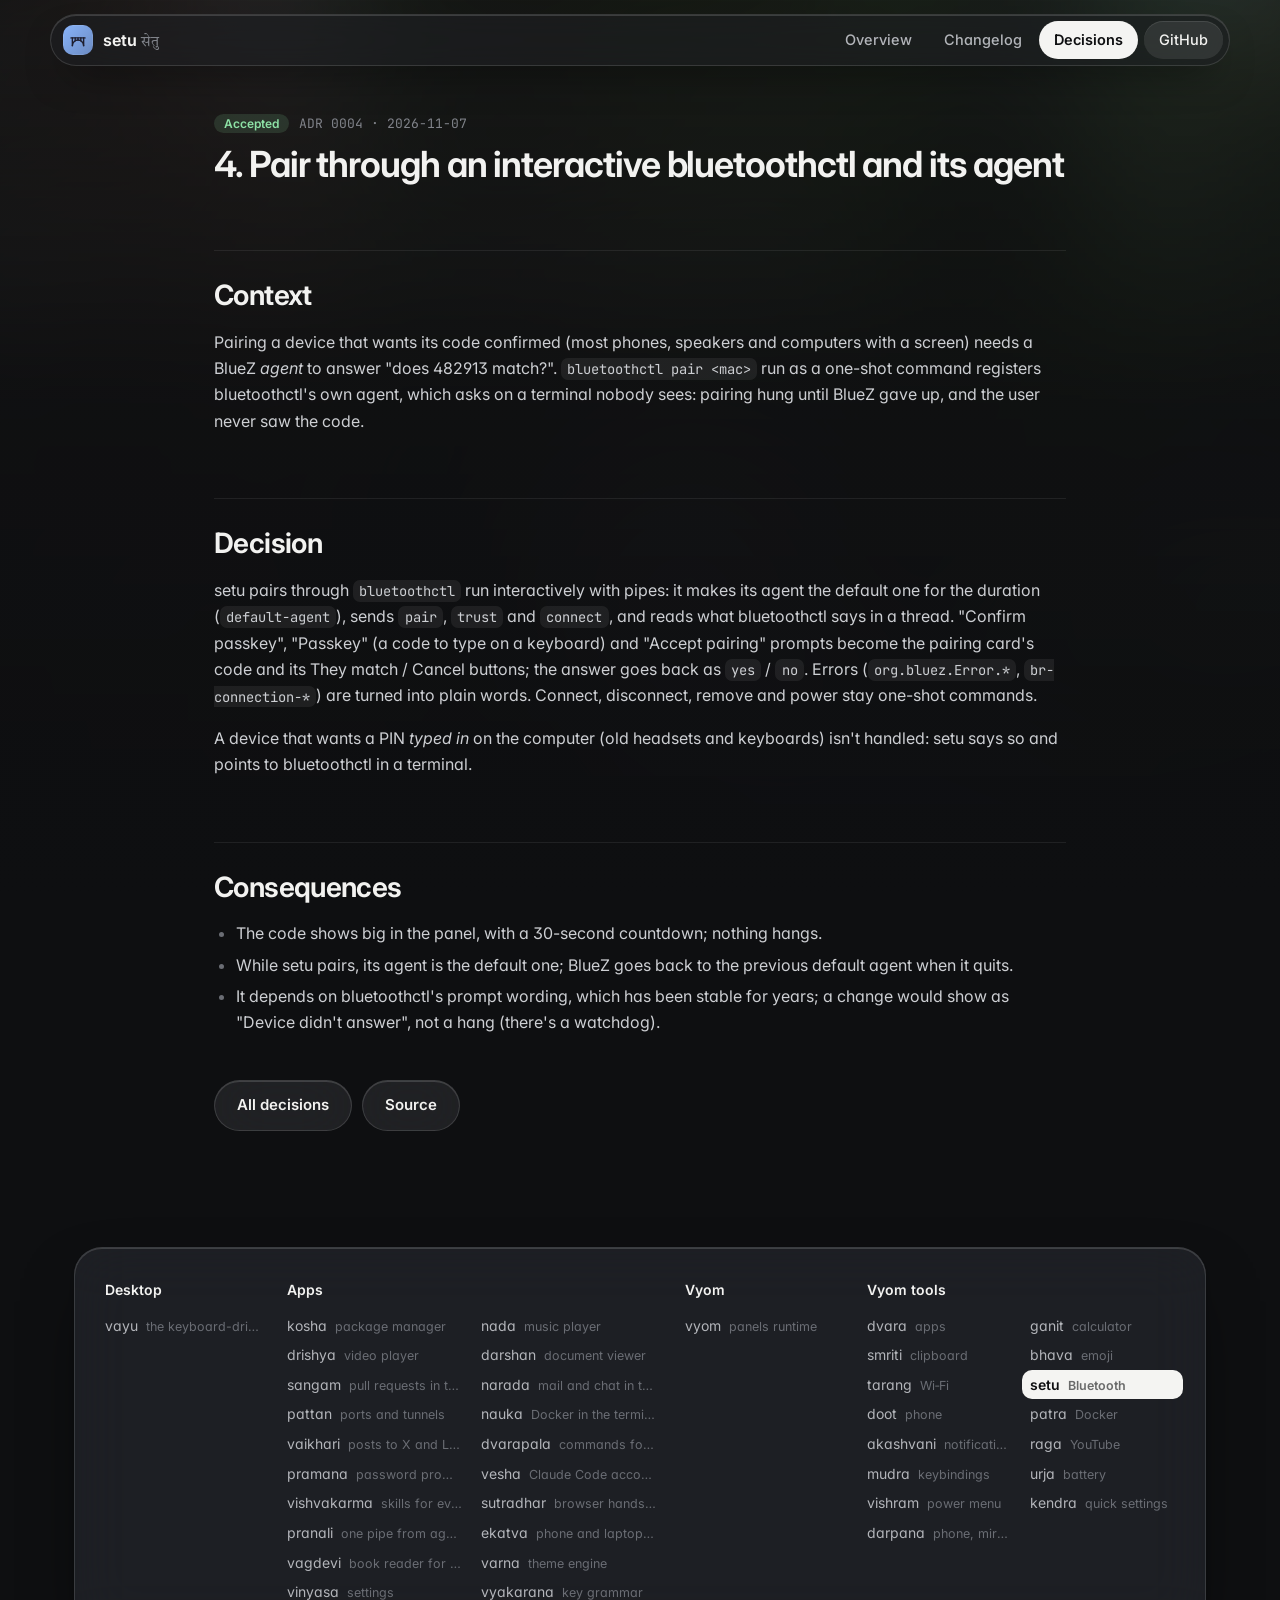
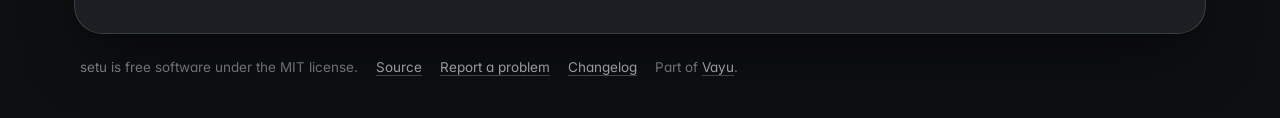
<file: docs/adr/0004-pairing-through-an-interactive-bluetoothctl.html>
<!doctype html>
<html lang="en">
<head>
<meta charset="utf-8">
<meta name="viewport" content="width=device-width, initial-scale=1">
<title>ADR 0004: 4. Pair through an interactive bluetoothctl and its agent · setu</title>
<meta name="description" content="Bluetooth: devices with battery levels, discovery while open, connect, disconnect, pair, remove, power.">
<meta property="og:title" content="ADR 0004: 4. Pair through an interactive bluetoothctl and its agent · setu">
<meta property="og:description" content="Bluetooth: devices with battery levels, discovery while open, connect, disconnect, pair, remove, power.">
<meta name="theme-color" content="#0e0f11">
<link rel="icon" href="../assets/logo.svg" type="image/svg+xml">
<link rel="preconnect" href="https://fonts.googleapis.com">
<link rel="preconnect" href="https://fonts.gstatic.com" crossorigin>
<link href="https://fonts.googleapis.com/css2?family=Inter:wght@400;500;600;700&family=JetBrains+Mono:wght@400;500;600&family=Tiro+Devanagari+Sanskrit&display=swap" rel="stylesheet">
<link rel="stylesheet" href="../assets/site.css">
<style>:root{--tool:#93c4ff}.backdrop:before{background-image:url("../assets/screenshots/setu.webp")}</style>
</head>
<body class="sub">
<div class="backdrop" aria-hidden="true"></div>
<header class="top"><div class="in">
<a class="brand" href="../index.html"><img src="../assets/logo.svg" alt=""><span>setu <small>सेतु</small></span></a>
<nav><a href="../index.html" class="">Overview</a><a href="../changelog.html" class="">Changelog</a><a href="../adr/index.html" class="on hide">Decisions</a><a class="gh" href="https://github.com/Theyashsawarkar/setu">GitHub</a></nav></div></header>

<div class="wrap solo"><article>
<p class="adrmeta"><span class="status accepted">Accepted</span> <span>ADR 0004 · 2026-11-07</span></p><h2 id="4-pair-through-an-interactive-bluetoothctl-and-its-agent"><a class="anchor" href="#4-pair-through-an-interactive-bluetoothctl-and-its-agent">#</a>4. Pair through an interactive bluetoothctl and its agent</h2>
<h2 id="context"><a class="anchor" href="#context">#</a>Context</h2>
<p>Pairing a device that wants its code confirmed (most phones, speakers and computers with a screen) needs a BlueZ <em>agent</em> to answer "does 482913 match?". <code>bluetoothctl pair &lt;mac&gt;</code> run as a one-shot command registers bluetoothctl's own agent, which asks on a terminal nobody sees: pairing hung until BlueZ gave up, and the user never saw the code.</p>
<h2 id="decision"><a class="anchor" href="#decision">#</a>Decision</h2>
<p>setu pairs through <code>bluetoothctl</code> run interactively with pipes: it makes its agent the default one for the duration (<code>default-agent</code>), sends <code>pair</code>, <code>trust</code> and <code>connect</code>, and reads what bluetoothctl says in a thread. "Confirm passkey", "Passkey" (a code to type on a keyboard) and "Accept pairing" prompts become the pairing card's code and its They match / Cancel buttons; the answer goes back as <code>yes</code> / <code>no</code>. Errors (<code>org.bluez.Error.*</code>, <code>br-connection-*</code>) are turned into plain words. Connect, disconnect, remove and power stay one-shot commands.</p>
<p>A device that wants a PIN <em>typed in</em> on the computer (old headsets and keyboards) isn't handled: setu says so and points to bluetoothctl in a terminal.</p>
<h2 id="consequences"><a class="anchor" href="#consequences">#</a>Consequences</h2>
<ul><li>The code shows big in the panel, with a 30-second countdown; nothing hangs.</li><li>While setu pairs, its agent is the default one; BlueZ goes back to the previous default agent when it quits.</li><li>It depends on bluetoothctl's prompt wording, which has been stable for years; a change would show as "Device didn't answer", not a hang (there's a watchdog).</li></ul><p class="back"><a class="btn" href="index.html">All decisions</a><a class="btn" href="https://github.com/Theyashsawarkar/setu/blob/main/docs/adr/0004-pairing-through-an-interactive-bluetoothctl.md">Source</a></p>
</article></div>
<footer><div class="in glass"><div class=""><h4>Desktop</h4><div class="list"><a href="https://vayu.theyashsawarkar.dev/" class="">vayu <span>the keyboard-driven Wayland desktop</span></a></div></div><div class="g2"><h4>Apps</h4><div class="list"><a href="https://kosha.theyashsawarkar.dev/" class="">kosha <span>package manager</span></a><a href="https://nada.theyashsawarkar.dev/" class="">nada <span>music player</span></a><a href="https://drishya.theyashsawarkar.dev/" class="">drishya <span>video player</span></a><a href="https://darshan.theyashsawarkar.dev/" class="">darshan <span>document viewer</span></a><a href="https://sangam.theyashsawarkar.dev/" class="">sangam <span>pull requests in the terminal</span></a><a href="https://narada.theyashsawarkar.dev/" class="">narada <span>mail and chat in the terminal</span></a><a href="https://pattan.theyashsawarkar.dev/" class="">pattan <span>ports and tunnels</span></a><a href="https://nauka.theyashsawarkar.dev/" class="">nauka <span>Docker in the terminal</span></a><a href="https://vaikhari.theyashsawarkar.dev/" class="">vaikhari <span>posts to X and LinkedIn</span></a><a href="https://dvarapala.theyashsawarkar.dev/" class="">dvarapala <span>commands for AI agents, approved</span></a><a href="https://pramana.theyashsawarkar.dev/" class="">pramana <span>password prompts</span></a><a href="https://vesha.theyashsawarkar.dev/" class="">vesha <span>Claude Code accounts</span></a><a href="https://vishvakarma.theyashsawarkar.dev/" class="">vishvakarma <span>skills for every AI agent</span></a><a href="https://sutradhar.theyashsawarkar.dev/" class="">sutradhar <span>browser hands for AI agents</span></a><a href="https://pranali.theyashsawarkar.dev/" class="">pranali <span>one pipe from agents to tools</span></a><a href="https://ekatva.theyashsawarkar.dev/" class="">ekatva <span>phone and laptop, linked</span></a><a href="https://vagdevi.theyashsawarkar.dev/" class="">vagdevi <span>book reader for Android</span></a><a href="https://varna.theyashsawarkar.dev/" class="">varna <span>theme engine</span></a><a href="https://vinyasa.theyashsawarkar.dev/" class="">vinyasa <span>settings</span></a><a href="https://vyakarana.theyashsawarkar.dev/" class="">vyakarana <span>key grammar</span></a></div></div><div class=""><h4>Vyom</h4><div class="list"><a href="https://vyom.theyashsawarkar.dev/" class="">vyom <span>panels runtime</span></a></div></div><div class="g2"><h4>Vyom tools</h4><div class="list"><a href="https://dvara.theyashsawarkar.dev/" class="">dvara <span>apps</span></a><a href="https://ganit.theyashsawarkar.dev/" class="">ganit <span>calculator</span></a><a href="https://smriti.theyashsawarkar.dev/" class="">smriti <span>clipboard</span></a><a href="https://bhava.theyashsawarkar.dev/" class="">bhava <span>emoji</span></a><a href="https://tarang.theyashsawarkar.dev/" class="">tarang <span>Wi‑Fi</span></a><a href="https://setu.theyashsawarkar.dev/" class="me" aria-current="page">setu <span>Bluetooth</span></a><a href="https://doot.theyashsawarkar.dev/" class="">doot <span>phone</span></a><a href="https://patra.theyashsawarkar.dev/" class="">patra <span>Docker</span></a><a href="https://akashvani.theyashsawarkar.dev/" class="">akashvani <span>notifications</span></a><a href="https://raga.theyashsawarkar.dev/" class="">raga <span>YouTube</span></a><a href="https://mudra.theyashsawarkar.dev/" class="">mudra <span>keybindings</span></a><a href="https://urja.theyashsawarkar.dev/" class="">urja <span>battery</span></a><a href="https://vishram.theyashsawarkar.dev/" class="">vishram <span>power menu</span></a><a href="https://kendra.theyashsawarkar.dev/" class="">kendra <span>quick settings</span></a><a href="https://darpana.theyashsawarkar.dev/" class="">darpana <span>phone, mirrored</span></a></div></div></div>
<div class="bottom"><span>setu is free software under the MIT license.</span><a href="https://github.com/Theyashsawarkar/setu">Source</a><a href="https://github.com/Theyashsawarkar/setu/issues">Report a problem</a><a href="../changelog.html">Changelog</a><span>Part of <a href="https://vayu.theyashsawarkar.dev/">Vayu</a>.</span></div></footer>
<script>
document.querySelectorAll('pre.code').forEach(p=>{const b=document.createElement('button');b.className='copy';b.type='button';b.textContent='Copy';
b.onclick=()=>{navigator.clipboard.writeText(p.querySelector('code').innerText).then(()=>{b.textContent='Copied';b.classList.add('done');setTimeout(()=>{b.textContent='Copy';b.classList.remove('done')},1400)})};p.appendChild(b)});
const links=[...document.querySelectorAll('.toc a')];if(links.length){const hs=links.map(a=>document.getElementById(a.hash.slice(1))).filter(Boolean);
const on=()=>{let cur=hs[0];for(const h of hs){if(h.getBoundingClientRect().top<120)cur=h}links.forEach(a=>a.classList.toggle('on',cur&&a.hash==='#'+cur.id))};
addEventListener('scroll',on,{passive:true});on()}
</script>
</body>
</html>
</file>
<file: docs/assets/site.css>
/* Vayu's Spatial look (the same as vayu.theyashsawarkar.dev): graphite
   glass floating over the tool's own screenshot, blurred far out of focus;
   very round; where you are is a near-white pill or brighter glass; no
   glows; colour only where it means something. The tool's own colour
   (--tool) is only its signature: the release dots. */
:root{--crust:#0e0f11;--mantle:#141518;--base:#1b1c20;--s0:#2a2c31;--s1:#3a3c42;--ov0:#6a6d74;--ov1:#80838a;
--sub0:#b3b5ba;--sub1:#cdcfd3;--text:#f2f2f0;--accent:#f4f4f2;--green:#8ee2a6;--peach:#f7b07d;--red:#ff9389;--blue:#93c4ff;--yellow:#f3d47f;
--glass:rgba(52,54,60,.44);--hi:rgba(255,255,255,.09);--rim:rgba(255,255,255,.13);--lit:inset 0 1px 0 rgba(255,255,255,.15);
--float:0 30px 70px -24px rgba(0,0,0,.7),0 2px 6px rgba(0,0,0,.25);--blur:blur(28px) saturate(160%);
--ui:"Inter","Adwaita Sans",system-ui,sans-serif;--mono:"JetBrains Mono","JetBrainsMono Nerd Font",ui-monospace,monospace;
--sa:"Tiro Devanagari Sanskrit","Noto Serif Devanagari",serif;color-scheme:dark}
*{box-sizing:border-box}html{scroll-behavior:smooth;scroll-padding-top:96px}
body{margin:0;min-height:100vh;background:var(--crust);color:var(--text);font:16px/1.65 var(--ui);-webkit-font-smoothing:antialiased;font-feature-settings:"cv11","ss01"}
/* the backdrop: the tool's screenshot, out of focus, fading to graphite */
.backdrop{position:fixed;inset:0;z-index:-1;overflow:hidden;pointer-events:none}
.backdrop:before{content:"";position:absolute;inset:-12%;background:center/cover no-repeat;filter:blur(64px) saturate(1.25) brightness(.62);transform:translateZ(0)}
.backdrop:after{content:"";position:absolute;inset:0;background:linear-gradient(to bottom,rgba(14,15,17,.25),rgba(14,15,17,.8) 60%,var(--crust))}
.backdrop.none:before{background:radial-gradient(60% 50% at 50% 0%,color-mix(in srgb,var(--tool) 22%,transparent),transparent 70%);filter:none}
.sub .backdrop:after{background:linear-gradient(to bottom,rgba(14,15,17,.55),rgba(14,15,17,.93) 45%,var(--crust))}
a{color:var(--accent);text-decoration:underline;text-decoration-color:rgba(244,244,242,.3);text-underline-offset:3px}
a:hover{text-decoration-color:currentColor}
code{font:.86em var(--mono);background:rgba(255,255,255,.07);padding:.14em .45em;border-radius:7px;color:var(--sub1)}
kbd{display:inline-block;min-width:1.7em;padding:.05em .45em;font:500 .8em/1.6 var(--mono);text-align:center;color:var(--text);background:rgba(255,255,255,.08);border:1px solid rgba(255,255,255,.14);border-bottom-width:2px;border-radius:8px}
img{max-width:100%;height:auto}
:focus-visible{outline:2px solid var(--accent);outline-offset:3px;border-radius:10px}
.glass{background:var(--glass);-webkit-backdrop-filter:var(--blur);backdrop-filter:var(--blur);border:1px solid var(--rim);box-shadow:var(--lit),var(--float)}
/* nav: a floating glass capsule; the page you're on is the near-white pill */
.top{position:sticky;top:0;z-index:20;padding:14px 24px 0}
.top .in{max-width:1180px;margin:0 auto;padding:6px 6px 6px 10px;display:flex;align-items:center;gap:18px;border-radius:999px;
background:rgba(30,31,35,.62);-webkit-backdrop-filter:var(--blur);backdrop-filter:var(--blur);border:1px solid var(--rim);box-shadow:var(--lit),0 18px 40px -18px rgba(0,0,0,.7)}
.brand{display:flex;align-items:center;gap:10px;font-weight:650;font-size:16px;color:var(--text);text-decoration:none;padding:2px 6px 2px 2px;border-radius:999px}
.brand img{width:30px;height:30px;border-radius:10px}.brand small{font:400 14px var(--sa);color:var(--ov1)}
.top nav{display:flex;gap:2px;margin-left:auto}
.top nav a{color:var(--sub0);padding:7px 15px;border-radius:999px;font-size:14.5px;font-weight:500;text-decoration:none;white-space:nowrap;transition:background-color .15s,color .15s}
.top nav a:hover{background:rgba(255,255,255,.08);color:var(--text)}
.top nav a.on{background:var(--accent);color:var(--crust);font-weight:600}
.top nav a.gh{color:var(--text);background:rgba(255,255,255,.09);box-shadow:inset 0 1px 0 rgba(255,255,255,.1);margin-left:4px}.top nav a.gh:hover{background:rgba(255,255,255,.15)}
/* hero: the logo, the name, the verse, then the tool itself */
.hero{max-width:860px;margin:0 auto;padding:76px 24px 0;text-align:center}
.hero .logo{width:104px;height:104px;border-radius:28px;box-shadow:0 26px 50px -18px rgba(0,0,0,.8),0 0 0 1px rgba(255,255,255,.08)}
.hero h1{font-size:clamp(46px,7vw,76px);line-height:1;margin:26px 0 10px;letter-spacing:-.04em;font-weight:700}
.hero .sa{font-size:16px;color:var(--sub0)}.hero .sa b{font:400 21px var(--sa);color:var(--sub1);margin-right:6px}.hero .sa i{font-style:normal;color:var(--ov1)}
.hero p.lead{font-size:19.5px;line-height:1.55;color:var(--sub1);max-width:34em;margin:22px auto 0;text-wrap:pretty}
.hero .shloka{margin:34px auto 0;max-width:600px}
.hero .shloka p{margin:0;font:400 21px/1.55 var(--sa);color:var(--text)}
.hero .shloka figcaption{margin-top:10px;font-size:14.5px;color:var(--sub0);text-wrap:pretty}.hero .shloka cite{display:block;margin-top:2px;color:var(--ov1);font-style:normal;font-size:13px}
.cta{display:flex;gap:10px;flex-wrap:wrap;justify-content:center;margin-top:32px}
.btn{display:inline-flex;align-items:center;gap:8px;padding:12px 22px;border-radius:999px;font-weight:600;font-size:15px;color:var(--text);
background:rgba(255,255,255,.08);border:1px solid var(--rim);box-shadow:var(--lit);-webkit-backdrop-filter:var(--blur);backdrop-filter:var(--blur);text-decoration:none;transition:background-color .15s}
.btn:hover{background:rgba(255,255,255,.14)}
.btn.primary{background:var(--accent);color:var(--crust);border-color:transparent;box-shadow:0 10px 30px -12px rgba(0,0,0,.6)}.btn.primary:hover{background:#fff}
.meta{display:flex;gap:6px;flex-wrap:wrap;justify-content:center;margin-top:20px;font-size:13.5px;color:var(--ov1)}
.meta span{padding:4px 12px;border-radius:999px;border:1px solid rgba(255,255,255,.09)}.meta b{color:var(--sub1);font-weight:600}
.shot{max-width:1180px;margin:56px auto 0;padding:0 24px;display:flex;gap:22px;justify-content:center;align-items:flex-start}
.shot img{display:block;border-radius:26px;border:1px solid var(--rim);background:var(--base);box-shadow:0 0 0 6px rgba(255,255,255,.04),0 50px 110px -30px rgba(0,0,0,.85)}
.shot.many img{flex:1 1 0;min-width:0;max-width:300px;border-radius:30px}
.shot figcaption{display:none}
/* layout: a glass "On this page" panel beside the article */
.wrap{max-width:1180px;margin:0 auto;padding:72px 24px 40px;display:grid;grid-template-columns:240px minmax(0,1fr);gap:56px}
.sub .wrap{padding-top:48px}
.wrap.solo{grid-template-columns:minmax(0,1fr);max-width:900px}.wrap.solo article{max-width:none}
.adrmeta+h2{border-top:0;padding-top:0;margin-top:10px;font-size:36px;letter-spacing:-.03em}
article>h2:first-child{font-size:36px;letter-spacing:-.03em}
.toc{position:sticky;top:92px;align-self:start;max-height:calc(100vh - 112px);overflow:auto;scrollbar-width:thin;scrollbar-color:rgba(255,255,255,.15) transparent;
padding:14px 8px 10px;border-radius:24px;background:rgba(30,31,35,.6);-webkit-backdrop-filter:var(--blur);backdrop-filter:var(--blur);border:1px solid var(--rim);box-shadow:var(--lit),0 24px 50px -24px rgba(0,0,0,.7)}
.toc:empty{display:none}
.toc b{display:block;font-size:13px;font-weight:600;color:var(--ov1);margin:0 12px 6px}
.toc a{display:block;color:var(--sub0);padding:6px 12px;border-radius:14px;font-size:13.5px;line-height:1.4;text-decoration:none;transition:background-color .15s,color .15s}
.toc a.l3{padding:4px 12px 4px 24px;font-size:12.5px;color:var(--ov1)}
.toc a:hover{color:var(--text);background:rgba(255,255,255,.06)}
.toc a.on{color:var(--text);background:rgba(255,255,255,.11);box-shadow:inset 0 1px 0 rgba(255,255,255,.12),inset 0 0 0 1px rgba(255,255,255,.08)}
article{min-width:0;max-width:820px}
article h2{font-size:28px;line-height:1.2;letter-spacing:-.022em;margin:64px 0 14px;padding-top:28px;border-top:1px solid rgba(255,255,255,.08);font-weight:650}
article>h2:first-child,article>section:first-child h2{margin-top:0;padding-top:0;border-top:0}
article h3{font-size:19px;margin:34px 0 10px;font-weight:600;letter-spacing:-.01em}article h4{font-size:16px;margin:24px 0 8px;color:var(--sub1)}
article p,article li{color:var(--sub1);overflow-wrap:anywhere}article strong{color:var(--text);font-weight:600}
article .anchor{opacity:0;margin-left:-22px;width:22px;display:inline-block;color:var(--ov0);text-decoration:none}
article h2:hover .anchor,article h3:hover .anchor{opacity:1}
article ul,article ol{padding-left:22px}article li{margin:5px 0}article li::marker{color:var(--ov0)}
article img{border-radius:22px;border:1px solid var(--rim);box-shadow:0 30px 70px -28px rgba(0,0,0,.85)}
article p[align=center]{text-align:center}article p[align=center] img{margin:6px 0}
article blockquote{margin:22px 0;padding:14px 20px;background:rgba(255,255,255,.04);border:1px solid rgba(255,255,255,.08);box-shadow:inset 0 1px 0 rgba(255,255,255,.06);border-radius:20px}
article blockquote p{margin:.2em 0;color:var(--sub0)}
pre.code{position:relative;background:rgba(10,11,13,.6);border:1px solid rgba(255,255,255,.08);border-radius:18px;padding:18px 20px;overflow:auto;font:13.5px/1.65 var(--mono);color:var(--sub1)}
pre.code code{background:none;padding:0;font-size:inherit;color:inherit}
pre.code .copy{position:absolute;top:10px;right:10px;font:600 12.5px var(--ui);padding:5px 13px;border-radius:999px;border:1px solid rgba(255,255,255,.12);background:rgba(255,255,255,.08);color:var(--sub1);cursor:pointer;opacity:0;transition:opacity .15s,background-color .15s}
pre.code:hover .copy,pre.code .copy:focus-visible{opacity:1}pre.code .copy:hover{background:var(--accent);color:var(--crust)}
pre.code .copy.done{background:var(--green);color:var(--crust);border-color:transparent;opacity:1}
.table{overflow:auto;margin:18px 0 22px;border:1px solid rgba(255,255,255,.09);border-radius:20px;background:rgba(255,255,255,.035)}
table{border-collapse:collapse;width:100%;font-size:14.5px}
th{text-align:left;color:var(--ov1);font-size:13px;font-weight:600;padding:12px 16px;border-bottom:1px solid rgba(255,255,255,.08);white-space:nowrap}
td{padding:11px 16px;border-top:1px solid rgba(255,255,255,.05);color:var(--sub1);vertical-align:top}tbody tr:first-child td{border-top:0}
td code{white-space:nowrap}
/* changelog: each release a glass card on a thread */
.release{position:relative;margin:0 0 18px 22px;padding:22px 26px 10px;border-radius:24px;background:rgba(255,255,255,.035);border:1px solid rgba(255,255,255,.08);box-shadow:inset 0 1px 0 rgba(255,255,255,.07)}
.release:before{content:"";position:absolute;left:-23px;top:0;bottom:-18px;width:1px;background:rgba(255,255,255,.1)}
.release:after{content:"";position:absolute;left:-28px;top:30px;width:11px;height:11px;border-radius:50%;background:var(--tool);box-shadow:0 0 0 4px var(--crust)}
.release:last-child:before{bottom:auto;height:30px}
.release h2{margin:0 0 6px;padding:0;border:0;font-size:22px;display:flex;align-items:baseline;flex-wrap:wrap;gap:4px 12px}
.release h2 .date{font:500 13.5px var(--mono);color:var(--ov1)}
.release .tag{font:600 12.5px var(--ui);padding:3px 11px;border-radius:999px;background:rgba(255,255,255,.08);color:var(--sub1);text-decoration:none;margin-left:auto}
.release .tag:hover{background:rgba(255,255,255,.14);color:var(--text)}
.release h3{font-size:15px;color:var(--sub0);margin:18px 0 6px}
/* decisions */
.cards{display:grid;grid-template-columns:repeat(auto-fill,minmax(min(300px,100%),1fr));gap:14px;margin:22px 0}
.card{display:block;background:rgba(255,255,255,.04);border:1px solid rgba(255,255,255,.09);box-shadow:inset 0 1px 0 rgba(255,255,255,.07);border-radius:24px;padding:20px 22px;color:var(--text);text-decoration:none;transition:background-color .15s,border-color .15s}
.card:hover{background:var(--hi);border-color:rgba(255,255,255,.18)}
.card .n{font:500 12.5px var(--mono);color:var(--ov1);display:flex;gap:8px;align-items:center}.card h3{margin:10px 0 6px;font-size:17px;line-height:1.35}.card p{margin:0;color:var(--sub0);font-size:14px}
.status{display:inline-block;font:600 12px var(--ui);padding:2px 10px;border-radius:999px;background:rgba(142,226,166,.14);color:var(--green)}
.status.superseded,.status.deprecated{background:rgba(247,176,125,.14);color:var(--peach)}.status.proposed{background:rgba(147,196,255,.14);color:var(--blue)}
.adrmeta{display:flex;gap:10px;align-items:center;font:13px var(--mono);color:var(--ov1);margin:0 0 6px}
.back{display:flex;gap:10px;margin-top:44px}.back a{text-decoration:none}
/* footer: the family, in one glass panel */
footer{max-width:1180px;margin:60px auto 0;padding:0 24px 40px}
footer .in{display:grid;grid-template-columns:1fr 2.4fr 1fr 2fr;gap:28px;padding:30px 30px 26px;border-radius:28px}
footer h4{margin:0 0 10px;font-size:14px;font-weight:600;color:var(--text)}
footer .list{display:grid;gap:0 18px}footer .g2 .list{grid-template-columns:1fr 1fr}
footer a{display:flex;gap:8px;align-items:baseline;color:var(--sub0);font-size:14px;padding:3px 8px;margin:0 -8px;border-radius:10px;text-decoration:none;min-width:0}
footer a:hover{color:var(--text);background:rgba(255,255,255,.06)}footer a span{color:var(--ov0);font-size:12.5px;white-space:nowrap;overflow:hidden;text-overflow:ellipsis}
footer a.me{color:var(--crust);background:var(--accent);font-weight:600}footer a.me span{color:rgba(14,15,17,.6)}
footer .bottom{display:flex;flex-wrap:wrap;gap:6px 18px;padding:22px 6px 0;color:var(--ov1);font-size:13.5px}
footer .bottom a{display:inline;padding:0;margin:0;font-size:13.5px;color:var(--sub0);text-decoration:underline;text-decoration-color:rgba(255,255,255,.25)}footer .bottom a:hover{background:none}
@media(max-width:1000px){footer .in{grid-template-columns:1fr 1fr}}
@media(max-width:900px){.wrap{grid-template-columns:1fr;gap:28px}.toc{display:none}}
@media(max-width:640px){.top{padding:10px 10px 0}.top .in{gap:6px;padding-left:6px}.brand small,.brand span{display:none}
.top nav{overflow-x:auto;scrollbar-width:none}.top nav::-webkit-scrollbar{display:none}.top nav a{padding:7px 11px;font-size:14px}.top nav a.hide{display:none}
.hero{padding:44px 16px 0}.hero .logo{width:84px;height:84px;border-radius:23px}.hero p.lead{font-size:17px}.hero .shloka p{font-size:18.5px}
.shot{margin-top:36px;padding:0 16px;gap:10px}.shot img{border-radius:16px}.shot.many img{border-radius:18px}
.wrap{padding:52px 16px 32px}article h2{font-size:23px}.release{margin-left:14px;padding:18px 18px 8px}.release:before{left:-15px}.release:after{left:-20px}
footer{padding:0 16px 32px}footer .in{grid-template-columns:1fr;padding:22px 20px}footer .g2 .list{grid-template-columns:1fr}}
@media(prefers-reduced-motion:reduce){html{scroll-behavior:auto}*{transition:none!important}}
</file>
